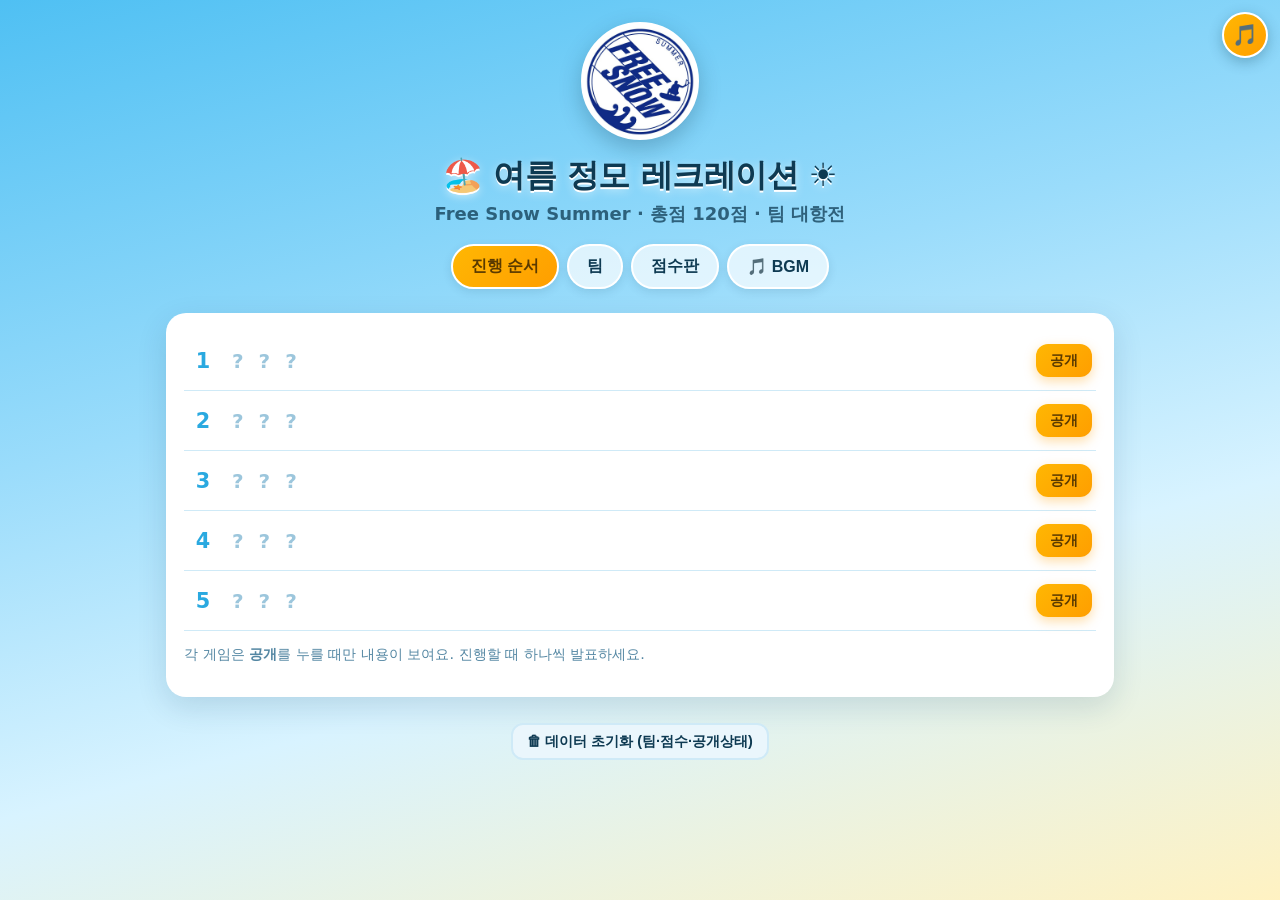
<file: index.html>
<!DOCTYPE html>
<html lang="ko">
<head>
<meta charset="utf-8">
<meta name="viewport" content="width=device-width, initial-scale=1">
<title>여름 정모 레크레이션</title>
<link rel="stylesheet" href="style.css">
</head>
<body>
<header>
  <img class="logo" src="./logo.jpg" alt="프리스노우 로고">
  <h1>🏖️ 여름 정모 레크레이션 ☀️</h1>
  <div class="sub">Free Snow Summer · 총점 120점 · 팀 대항전</div>
</header>
<nav>
  <button data-tab="schedule" class="active">진행 순서</button>
  <button data-tab="teams">팀</button>
  <button data-tab="score">점수판</button>
  <button data-tab="bgm">🎵 BGM</button>
</nav>
<main>
  <section id="schedule" class="active">
    <div class="card">
      <div id="sched"></div>
      <p class="hint">각 게임은 <b>공개</b>를 누를 때만 내용이 보여요. 진행할 때 하나씩 발표하세요.</p>
    </div>
  </section>

  <section id="teams">
    <div class="card">
      <div class="row">
        <div style="width:140px">
          <label>팀 갯수</label>
          <input type="number" id="teamCount" min="2" max="12" value="4">
        </div>
        <button class="btn g" id="buildTeams">칸 만들기</button>
        <button class="btn p" id="saveTeams">저장</button>
      </div>
      <p class="hint" id="teamMeta"></p>
      <div id="teamEdit" style="margin-top:12px"></div>
    </div>
  </section>

  <section id="score">
    <div class="card">
      <div id="noTeams" class="hint">먼저 <b>팀</b> 탭에서 팀을 저장해 주세요.</div>
      <div style="overflow-x:auto">
        <table class="sb"><thead id="sbHead"></thead><tbody id="sbBody"></tbody></table>
      </div>
      <div class="win" id="winner"></div>
      <p class="hint" id="scoreHint"></p>
    </div>
  </section>

  <section id="bgm">
    <div class="card">
      <label>🎬 상황별 유튜브 배경음 (저장됨)</label>
      <div id="ytList"></div>
      <div class="bgm-opts" style="margin-top:8px">
        <button class="btn g sm" id="ytAdd">+ 슬롯 추가</button>
        <label class="btn g sm" style="cursor:pointer; margin:0">📂 내 음악<input type="file" accept="audio/*" id="bgmFile" style="display:none"></label>
      </div>
      <label style="margin-top:12px">볼륨</label>
      <input type="range" id="bgmVol" min="0" max="1" step="0.05" value="0.5">
      <p class="hint">여기서 라벨·링크를 저장하면, <b>어느 화면에서든 오른쪽 위 🎵 버튼</b>으로 골라 틀 수 있어요. (소리는 버튼 누른 뒤부터, 일부 영상은 임베드 차단으로 안 될 수 있어요.)</p>
    </div>
  </section>

  <footer style="text-align:center; padding:10px 0 30px">
    <button class="btn g sm" id="resetAll">🗑 데이터 초기화 (팀·점수·공개상태)</button>
  </footer>
</main>

<script src="data.js"></script>
<script src="bgm.js"></script>
<script src="bgmbar.js"></script>
<script>
/* ---------- state ---------- */
const KEY='fss2026b'; // 게임 구성 변경으로 저장키 갱신(기존 저장값 초기화)
const load=()=>{ try{return JSON.parse(localStorage.getItem(KEY))||{}}catch{return{}} };
const save=s=>localStorage.setItem(KEY,JSON.stringify(s));
let state=load(); // {teams:[{name}], scores:[[..게임수]], cheer:[숫자], revealed:[bool]}
if(!state.revealed) state.revealed=GAMES.map(()=>false);
if(!state.cheer) state.cheer=[];
const CHEER_SCORE=20; // 📣 응원(분위기) 보너스 최대 점수

/* ---------- tabs ---------- */
function activate(id){
  document.querySelectorAll('nav button').forEach(x=>x.classList.toggle('active', x.dataset.tab===id));
  document.querySelectorAll('section').forEach(x=>x.classList.toggle('active', x.id===id));
  document.querySelector('footer').style.display=id==='schedule'?'':'none'; // 초기화는 메인에서만
  window.scrollTo(0,0);
  if(id==='score') renderScore();
}
document.querySelectorAll('nav button').forEach(b=>b.onclick=()=>activate(b.dataset.tab));
document.getElementById('resetAll').onclick=()=>{
  if(confirm('팀·점수·공개 상태를 모두 초기화할까요?')){ ['fss_vis_initials','fss_vis_charades'].forEach(k=>localStorage.removeItem(k)); localStorage.removeItem(KEY); location.reload(); }
};

/* ---------- schedule (reveal one by one -> jump to game) ---------- */
function renderSched(){
  document.getElementById('sched').innerHTML = GAMES.map((g,i)=>{
    const shown=state.revealed[i];
    const body = shown
      ? `<div class="body">${g.emoji} ${g.name}</div>`
      : `<div class="body"><span class="hidden-label">? ? ?</span></div>`;
    const label = !shown ? '공개' : (g.tab ? '게임 열기 ▶' : '숨기기');
    return `<div class="sched-item"><div class="no">${i+1}</div>${body}
      <button class="btn ${shown&&!g.tab?'g':'p'} sm" data-i="${i}">${label}</button></div>`;
  }).join('');
  document.querySelectorAll('#sched button').forEach(btn=>btn.onclick=()=>{
    const i=+btn.dataset.i, g=GAMES[i];
    if(!state.revealed[i]){ state.revealed[i]=true; save(state); renderSched(); } // 1번째: 공개
    else if(g.tab){ location.href = g.tab + '.html'; }                            // 화면 게임: 해당 페이지로 이동
    else { state.revealed[i]=false; save(state); renderSched(); }                 // 오프라인 게임: 다시 숨기기
  });
}

/* ---------- teams (manual input) ---------- */
function buildTeamInputs(count, existing){
  const el=document.getElementById('teamEdit');
  el.innerHTML='';
  for(let i=0;i<count;i++){
    const t=existing&&existing[i];
    const div=document.createElement('div');
    div.className='teamEdit';
    div.innerHTML=`<div class="row"><input class="tname" style="max-width:260px" value="${t?t.name:(i+1)+'팀'}"></div>`;
    el.appendChild(div);
  }
}
function collectTeams(){
  const rows=document.querySelectorAll('#teamEdit .teamEdit');
  return [...rows].map(r=>({ name:r.querySelector('.tname').value.trim()||'팀' }));
}
document.getElementById('buildTeams').onclick=()=>{
  const n=Math.max(2,Math.min(12,+document.getElementById('teamCount').value||2));
  buildTeamInputs(n, state.teams);
};
document.getElementById('saveTeams').onclick=()=>{
  const teams=collectTeams();
  // keep existing scores by index, resize to team count
  const old=state.scores||[];
  state.teams=teams;
  state.scores=teams.map((_,i)=> old[i] ? old[i] : GAMES.map(()=>0));
  const oldC=state.cheer||[]; state.cheer=teams.map((_,i)=> +oldC[i]||0);
  save(state);
  document.getElementById('teamMeta').textContent=`저장됨 · ${teams.length}팀`;
  renderScore();
};

/* ---------- scoreboard ---------- */
function renderScore(){
  const no=document.getElementById('noTeams');
  if(!state.teams||!state.teams.length){ no.style.display='block';
    document.getElementById('sbHead').innerHTML=''; document.getElementById('sbBody').innerHTML='';
    document.getElementById('winner').innerHTML=''; document.getElementById('scoreHint').textContent=''; return; }
  no.style.display='none';
  document.getElementById('sbHead').innerHTML=
    `<tr><th>팀</th>${GAMES.map(g=>`<th>${g.name}<br><span class="hint">${g.score}</span></th>`).join('')}<th>응원<br><span class="hint">${CHEER_SCORE}</span></th><th>합계</th></tr>`;
  const totals=state.teams.map((_,ti)=>state.scores[ti].reduce((a,b)=>a+(+b||0),0)+(+state.cheer[ti]||0));
  // 순위(색상용)만 계산 — 행 순서는 팀 입력 순서 고정
  const ranked=[...totals].map((t,i)=>({t,i})).sort((a,b)=>b.t-a.t);
  const rankOf={}; let prev=null,r=0;
  ranked.forEach((o,idx)=>{ if(o.t!==prev){r=idx+1;prev=o.t;} rankOf[o.i]=o.t>0?r:0; });
  document.getElementById('sbBody').innerHTML=state.teams.map((t,ti)=>
    `<tr class="rank${rankOf[ti]}"><td class="tm">${t.name}</td>${GAMES.map((g,gi)=>{
       const won=(+state.scores[ti][gi]||0)===g.score;
       return `<td><button class="wincell${won?' on':''}" data-t="${ti}" data-g="${gi}" title="${g.name} ${g.score}점">${won?'✓':''}</button></td>`;
     }).join('')}<td><button class="wincell cheer${(+state.cheer[ti]||0)===CHEER_SCORE?' on':''}" data-t="${ti}" title="응원 ${CHEER_SCORE}점">${(+state.cheer[ti]||0)===CHEER_SCORE?'✓':''}</button></td><td class="total">${totals[ti]}</td></tr>`
  ).join('');
  document.querySelectorAll('.sb .wincell:not(.cheer)').forEach(b=>b.onclick=()=>{
    const gi=+b.dataset.g, won=(+state.scores[+b.dataset.t][gi]||0)===GAMES[gi].score;
    state.scores[+b.dataset.t][gi] = won ? 0 : GAMES[gi].score; save(state); renderScore();
  });
  document.querySelectorAll('.sb .wincell.cheer').forEach(b=>b.onclick=()=>{
    const on=(+state.cheer[+b.dataset.t]||0)===CHEER_SCORE;
    state.cheer[+b.dataset.t]= on?0:CHEER_SCORE; save(state); renderScore();
  });
  const max=Math.max(...totals);
  const done=GAMES.every((g,gi)=>state.teams.some((_,ti)=>(+state.scores[ti][gi]||0)>0));
  document.getElementById('winner').innerHTML =
    (done && max>0) ? `🏆 우승: ${state.teams.map((t,i)=>totals[i]===max?t.name:'').filter(Boolean).join(', ')} (${max}점)` : '';
  if(done && max>0){ if(!renderScore._won){ renderScore._won=true; celebrate(); } }
  else renderScore._won=false;
  document.getElementById('scoreHint').textContent='각 칸을 눌러 그 게임 우승 팀을 체크하세요. 다시 누르면 해제.';
}
// 우승 축하 컨페티
function celebrate(){
  const colors=['#ffb703','#ff9e00','#ef476f','#06a86b','#2aa9e0','#0fb5a6','#ffd23f'];
  for(let i=0;i<100;i++){
    const s=document.createElement('div'); s.className='confetti';
    s.style.left=Math.random()*100+'vw';
    s.style.background=colors[i%colors.length];
    s.style.animationDelay=(Math.random()*0.7)+'s';
    s.style.animationDuration=(2.4+Math.random()*1.4)+'s';
    s.style.width=(7+Math.random()*8)+'px';
    document.body.appendChild(s);
    setTimeout(()=>s.remove(), 4200);
  }
}

/* ---------- BGM (편집: 저장/삭제, 재생은 우측 상단 🎵 바에서) ---------- */
document.getElementById('bgmFile').onchange=e=>{
  const f=e.target.files[0]; if(!f) return;
  if(window.bgmbarStop) bgmbarStop();
  BGM.playFile(URL.createObjectURL(f));
};
document.getElementById('bgmVol').oninput=e=>BGM.setVolume(+e.target.value);

/* 상황별 유튜브 배경음 (localStorage 저장) */
const BKEY='fss_bgm';
let bgmList;
try{ bgmList=JSON.parse(localStorage.getItem(BKEY)); }catch(e){}
if(!Array.isArray(bgmList)) bgmList=[
  {label:'대기', url:'https://youtu.be/_Xlxhxp_sa0', chapters:[{"t":0,"label":"Catch Your Summer Vibe"},{"t":193,"label":"Just Wanna Swim"},{"t":343,"label":"Best Part Of July"},{"t":531,"label":"No More Maybe"},{"t":722,"label":"Chasing Your Love"},{"t":901,"label":"All Summer Long"},{"t":1066,"label":"Want You Now"},{"t":1249,"label":"Drive Anywhere"},{"t":1416,"label":"We're Gonna Love Completely"},{"t":1600,"label":"Looks Better Here"},{"t":1769,"label":"The Life You Want"},{"t":1997,"label":"Same Frequency"},{"t":2163,"label":"The Countdown"},{"t":2354,"label":"I'll Bring The Vibe"},{"t":2500,"label":"On My Mind All Day"},{"t":2679,"label":"More Than Somebody"},{"t":2829,"label":"Dreams We Chase"},{"t":3001,"label":"Someone Like You"},{"t":3151,"label":"One On One"},{"t":3294,"label":"Only This Moment"},{"t":3458,"label":"Where I Wanna Be"},{"t":3638,"label":"Mean It Like That"},{"t":3811,"label":"Need You Here With Me"},{"t":3996,"label":"Begin Tomorrow"},{"t":4136,"label":"Forget The Maybes"},{"t":4324,"label":"Go Go Go"},{"t":4464,"label":"Meet Me Right Here"},{"t":4630,"label":"Turn It Up Now"},{"t":4830,"label":"If This Is Real"},{"t":4974,"label":"Better Is Coming"},{"t":5169,"label":"When Summer Hits"},{"t":5321,"label":"Picked A Good Day"},{"t":5491,"label":"Give You What You Want"},{"t":5636,"label":"Vanilla Latte"},{"t":5821,"label":"Can't Slow Down"},{"t":5995,"label":"See The Best Of Me"},{"t":6153,"label":"Come Alive"},{"t":6316,"label":"Feel My Heartbeat"},{"t":6455,"label":"Sunny Sides"},{"t":6630,"label":"Feel The Same"},{"t":6786,"label":"No Half Steps"},{"t":6940,"label":"Keep On Coming Back"},{"t":7104,"label":"Let's Seize Today"},{"t":7269,"label":"Want More"},{"t":7444,"label":"Summer With You"},{"t":7618,"label":"Looks Better From Here"},{"t":7782,"label":"You're Everything I Dream Of"},{"t":7944,"label":"Fresh Fresh"},{"t":8123,"label":"Right Mood"},{"t":8258,"label":"Hold So Close"}]},
  {label:'레제', url:'https://youtu.be/GvvyPj73UEM', chapters:[{"t":0,"label":"Kenshi Yonezu - IRIS OUT"},{"t":144,"label":"Kenshi Yonezu - KICKBACK"},{"t":336,"label":"Kenshi Yonezu, Hikaru Utada - JANE DOE"},{"t":561,"label":"ZUTOMAYO - Time Left"},{"t":788,"label":"Vaundy - CHAINSAW BLOOD"},{"t":987,"label":"Eve - Fight Song"},{"t":1195,"label":"Aimer - Deep Down"},{"t":1414,"label":"Maximum The Hormone - hawatari nioku centi"},{"t":1504,"label":"TK from Ling tosite sigure - first death"}]},
  {label:'더 지니어스', url:'https://youtu.be/l7RTrlaE0VE', chapters:[{"t":0,"label":"IDIOTAPE – Melodie · 오프닝곡/콩픈패스"},{"t":300,"label":"IDIOTAPE - Sunset Strip · 게임의 법칙 메인매치 3줄 요약"},{"t":574,"label":"Skrillex – Bangarang · 암전게임 \"이 불멸의 징표는 가짜입니다\""},{"t":789,"label":"Skrillex & Doors - Breakn' a Sweat · 게임의 법칙 2회전~준결승 룰 설명"},{"t":1093,"label":"Moby - Extreme Ways · 그랜드파이널 1화 홍진호 입장"},{"t":1391,"label":"IDIOTAPE – Pluto · 게임의 법칙 사기경마"},{"t":1682,"label":"IDIOTAPE - Toad Song · 룰브레이커 메인매치 룰 설명"},{"t":2011,"label":"SKRILLEX - RUFFNECK (FLEX) · 룰브레이커 5회전 데스매치 전략 윷놀이"},{"t":2295,"label":"Muse – Supremacy · 룰브레이커 2회전~준결승 룰 설명"},{"t":2594,"label":"Youngboy Never Broke - Can't Be Saved · \"3시간 전\""},{"t":2784,"label":"장영규 - 앤드류 II · 유정현 테마곡"},{"t":2820,"label":"Fall Out Boy – Centuries · 장동민 테마곡"},{"t":3046,"label":"John Powell - Assassin's Tango · 이상민 테마곡"},{"t":3290,"label":"전창엽 - Stars Comic Tension · 김경훈 테마곡"},{"t":3422,"label":"Astor Piazzolla - Michelangelo 70 · 이준석 \"누가 동의를 해주겠어요?\""},{"t":3596,"label":"조영욱 - The last waltz · 이두희 \"신분증아 어디 있니...\""},{"t":3806,"label":"IDIOTAPE – 080509 · 홍진호 \"나는 홍진호와 손을 맞댔다\""},{"t":4210,"label":"Prodigy - Voodoo People (Pendulum Mix) · 이상민의 신의판결, 이상민 우승"},{"t":4596,"label":"Mr.confuse - Hurricane Jane (Daytoner Remix) · 메인매치 빠르게 진행될 때"},{"t":4812,"label":"Cliff Martinez - Finish Your Breakfast · 거래/대화 상황"},{"t":4922,"label":"Alexandre Desplat - Mr. Moustafa · 아기자기할 때 (주로 신아영 브금)"},{"t":5106,"label":"IDIOTAPE - Cats in my Head · 블랙가넷 1회전 과일가게 룰 설명"},{"t":5421,"label":"Brian Tyler - Mustang Nismo · 참외 판매가 공개 & 김경훈 배신 탄로"},{"t":5564,"label":"Felix Cartal & Autoerotique - Heat · 오현민 \"제가 시민팀 리더에요!\" / 가넷도둑 8라운드 시작"},{"t":5814,"label":"Daniel Licht & Jon Licht - Die this way · 김경훈 \"그냥 응원하지 마세요!\""},{"t":6051,"label":"Alexandre Desplat - Night Train To Nebelsbad · 강용석 1등 만들기 작전"},{"t":6158,"label":"Tsukemen - ルパン三世のテーマ · 최연승 \"강철의 멘탈술사\", 강용석 \"뭐가!\""},{"t":6410,"label":"Paul haslinger - Endemic Speed · 장동민 \"무게가 달라!\""},{"t":6522,"label":"조영욱 - Giorni Dell'ira · 오현민의 정보를 주고 타이밍을 얻다"},{"t":6687,"label":"Alexander Desplat - Last Shot · 이종범 \"열두 개 외우는 건 일도 아니에요\"(문철마삼)"},{"t":6792,"label":"전세진 - Rhythm Nation · 장동민의 사칙연산 (장사칙)"},{"t":7134,"label":"Titanfall OST - First to fall · 장동민 \"끝날 때까지 끝난 게 아니지 않나?\""},{"t":7366,"label":"Hans Zimmer – Blackbeard (Remixed) · 김유현 \"윷윷개모모모!\""},{"t":7673,"label":"IDIOTAPE – Bullock · 오현민의 11인 공동우승 전략"},{"t":7893,"label":"Afternoons in stereo - Virgo nocturna · 이준석 \"나는 너무 꼴보기 싫어 다수연합이!\""},{"t":7988,"label":"Mr. Confuse - Lay It Down (Jettricks Remix) · 그랜드파이널 붕대맨 가넷 개수 발표"},{"t":8190,"label":"Hwang Sang Jun - Confidential Assignment · 오늘의메뉴 김경훈 상자 옮기는 장면"},{"t":8398,"label":"Alesso – Profondo · 이준석 \"됐다! 연승이형!\""},{"t":8730,"label":"Downlink & Axonic - Militant ft. Terravita · 김유현 \"여기에 99 써주세요!\""},{"t":8920,"label":"Marco Beltrami - Fish in a Barrel · 장동민 \"어때? 정문아!\""},{"t":9095,"label":"GRiZ - Turnin' (Feat. Orlando Napier) · 그랜드파이널 5회전 탈락자 김유현"},{"t":9299,"label":"Hitchhiker - 11 (ELEVEN) · 공동우승 후 \"5시간 전\" 김경훈 스파이짓"},{"t":9532,"label":"Quincy jones – ironside · 홍딜러 \"김경훈 씨, 카드를 오픈해서 주십시오!\""},{"t":9761,"label":"Junkie XL – Decalomania · 오현민 \"주세요!!\" (-30 낙찰)"},{"t":9922,"label":"Er Mohicano - Bad Boy · 홍진호 \"나와꾸나~!!!!\" (-35 경매숫자 공개)"},{"t":10759,"label":"Spag Heddy - Gimme A Break · 김경훈 \"빨강 혹은 파란색 카드가 필요합니다!\""},{"t":10987,"label":"The Prodigy - Rebel Radio · 양면포커 홍진호·김경훈 무승부"},{"t":11294,"label":"Eminem - Kings Never Die · 장동민 vs 오현민, 노력한 장동민을 이길 수 없었다"},{"t":11590,"label":"Oasis - Don't Look Back In Anger · 장동민 우승 후 엔딩곡"}]},
  {label:'웅장한 브금', url:'https://youtu.be/ceYtWuWIOoE', chapters:[{"t":0,"label":"Wield Your Might"},{"t":114,"label":"Champions Never Die"},{"t":223,"label":"Enmity"},{"t":386,"label":"Journey To Triumph"},{"t":537,"label":"Battleborn"},{"t":659,"label":"Bloodshed"},{"t":833,"label":"Ascent of Darkness"},{"t":956,"label":"Might and Glory"},{"t":1095,"label":"Sword of Justice"},{"t":1229,"label":"Once a Hero"},{"t":1372,"label":"Conquer The World"},{"t":1501,"label":"Live Another Day"},{"t":1663,"label":"Distention"}]},
  {label:'점수 공개', url:'https://youtu.be/KHdtQsQZP0w'},
  {label:'게임 BGM', url:'https://youtu.be/KEWvo0uGy-o', chapters:[{"t":0,"label":"오프닝"},{"t":59,"label":"오프닝"},{"t":254,"label":"게임 2 끝나고 응원팀 선정할때 틀기"},{"t":328,"label":"개인전"},{"t":395,"label":"단체전1"},{"t":415,"label":"마무리"},{"t":488,"label":"럭키드로우"},{"t":520,"label":"일심동체"},{"t":790,"label":"단체전2"},{"t":791,"label":"게임 기타"},{"t":850,"label":"단체 OX"},{"t":1285,"label":"게임 4 몸으로 말해요"},{"t":1604,"label":"퀴즈"},{"t":1614,"label":"꼬깔꼬갈 1게임 라운드 3"},{"t":1698,"label":"마무리 멘트"},{"t":1804,"label":"이심전심"},{"t":2075,"label":"끝~~~"},{"t":2919,"label":"스피드퀴즈"},{"t":2925,"label":"한명씩 무대로"}]},
];
const saveBgm=()=>localStorage.setItem(BKEY, JSON.stringify(bgmList));
if(!localStorage.getItem(BKEY)){ saveBgm(); if(window.bgmbarRefresh) bgmbarRefresh(); } // default 목록을 저장해 플로팅 바에도 노출
const mmss=s=>{ s=Math.floor(s); const h=Math.floor(s/3600), m=Math.floor(s%3600/60), ss=s%60; return (h?h+':'+String(m).padStart(2,'0'):m)+':'+String(ss).padStart(2,'0'); };
const normCh=arr=>(arr||[]).map(c=> typeof c==='number'?{t:c,label:''}:{t:+c.t||0,label:c.label||''}).sort((a,b)=>a.t-b.t);
const chStr=arr=>normCh(arr).map(c=> mmss(c.t)+(c.label?' '+c.label:'')).join('\n');
const parseT1=x=>{ x=x.trim(); if(x.includes(':')){ const p=x.split(':').map(Number); return p.length===3?(p[0]*3600+p[1]*60+p[2]):(p[0]*60+(p[1]||0)); } const n=Number(x); return isNaN(n)?null:n; };
const parseChapters=str=>String(str||'').split(/\n/).map(l=>l.trim()).filter(Boolean).map(l=>{
  const m=l.match(/^(\d+(?::\d{1,2}){0,2})\s*(.*)$/); if(!m) return null;
  const t=parseT1(m[1]); return t==null?null:{t, label:(m[2]||'').trim()};
}).filter(Boolean).sort((a,b)=>a.t-b.t);
const esc=s=>String(s).replace(/"/g,'&quot;');
function renderBgmList(){
  const el=document.getElementById('ytList'); el.innerHTML='';
  bgmList.forEach((it,idx)=>{
    const row=document.createElement('div'); row.className='row'; row.style.marginBottom='8px';
    row.innerHTML=`<input class="lbl" value="${esc(it.label)}" style="max-width:130px">
      <input class="url" placeholder="유튜브 링크" value="${esc(it.url)}" style="flex:1; min-width:150px">
      <button class="btn p sm play">▶</button>
      <button class="btn g sm del">🗑</button>
      <button class="btn g sm open">↗ 이동</button>
      <button class="btn g sm chtoggle">🎬 구간</button>
      <div class="chbox" style="flex-basis:100%; display:none">
        <div class="chtable"></div>
        <textarea class="ch" rows="4" placeholder="한 줄에 하나 — 예: 0:00 오프닝곡">${esc(chStr(it.chapters))}</textarea>
      </div>`;
    row.querySelector('.lbl').onchange=e=>{ bgmList[idx].label=e.target.value; saveBgm(); if(window.bgmbarRefresh) bgmbarRefresh(); };
    row.querySelector('.url').onchange=e=>{ bgmList[idx].url=e.target.value; saveBgm(); if(window.bgmbarRefresh) bgmbarRefresh(); };
    row.querySelector('.open').onclick=()=>{ const u=row.querySelector('.url').value.trim(); if(u) window.open(u,'_blank'); };
    const chbox=row.querySelector('.chbox'), chTable=row.querySelector('.chtable'), chInp=row.querySelector('.ch');
    const drawChTable=()=>{
      const ch=normCh(bgmList[idx].chapters);
      chTable.innerHTML = ch.length ? ch.map(c=>`<button class="chap-row" data-t="${c.t}"><b>${mmss(c.t)}</b> ${c.label||''}</button>`).join('')
        : '<div class="hint" style="padding:6px">구간이 없어요. 아래 칸에 입력하세요.</div>';
      chTable.querySelectorAll('.chap-row').forEach(b=>b.onclick=()=>{ const u=row.querySelector('.url').value.trim(); if(u&&window.bgmbarPlay) bgmbarPlay(u,+b.dataset.t); });
    };
    row.querySelector('.chtoggle').onclick=()=>{ chbox.style.display = chbox.style.display==='none' ? '' : 'none'; if(chbox.style.display!=='none') drawChTable(); };
    chInp.onchange=e=>{ bgmList[idx].chapters=parseChapters(e.target.value); saveBgm(); drawChTable(); if(window.bgmbarRefresh) bgmbarRefresh(); };
    row.querySelector('.play').onclick=()=>{
      const url=row.querySelector('.url').value;
      const id=BGM.ytId(url);
      if(!id){ alert('유효한 유튜브 링크가 아니에요.'); return; }
      bgmList[idx].url=url; saveBgm();
      if(window.bgmbarPlay){ bgmbarPlay(url); } // 우측 상단 바로 재생
    };
    row.querySelector('.del').onclick=()=>{ bgmList.splice(idx,1); saveBgm(); renderBgmList(); if(window.bgmbarRefresh) bgmbarRefresh(); };
    el.appendChild(row);
  });
}
document.getElementById('ytAdd').onclick=()=>{ bgmList.push({label:'새 배경음', url:''}); saveBgm(); renderBgmList(); if(window.bgmbarRefresh) bgmbarRefresh(); };
renderBgmList();

/* ---------- init ---------- */
renderSched();
if(state.teams&&state.teams.length){ buildTeamInputs(state.teams.length, state.teams);
  document.getElementById('teamCount').value=state.teams.length; }
else buildTeamInputs(4);
renderScore();
</script>
</body>
</html>
</file>
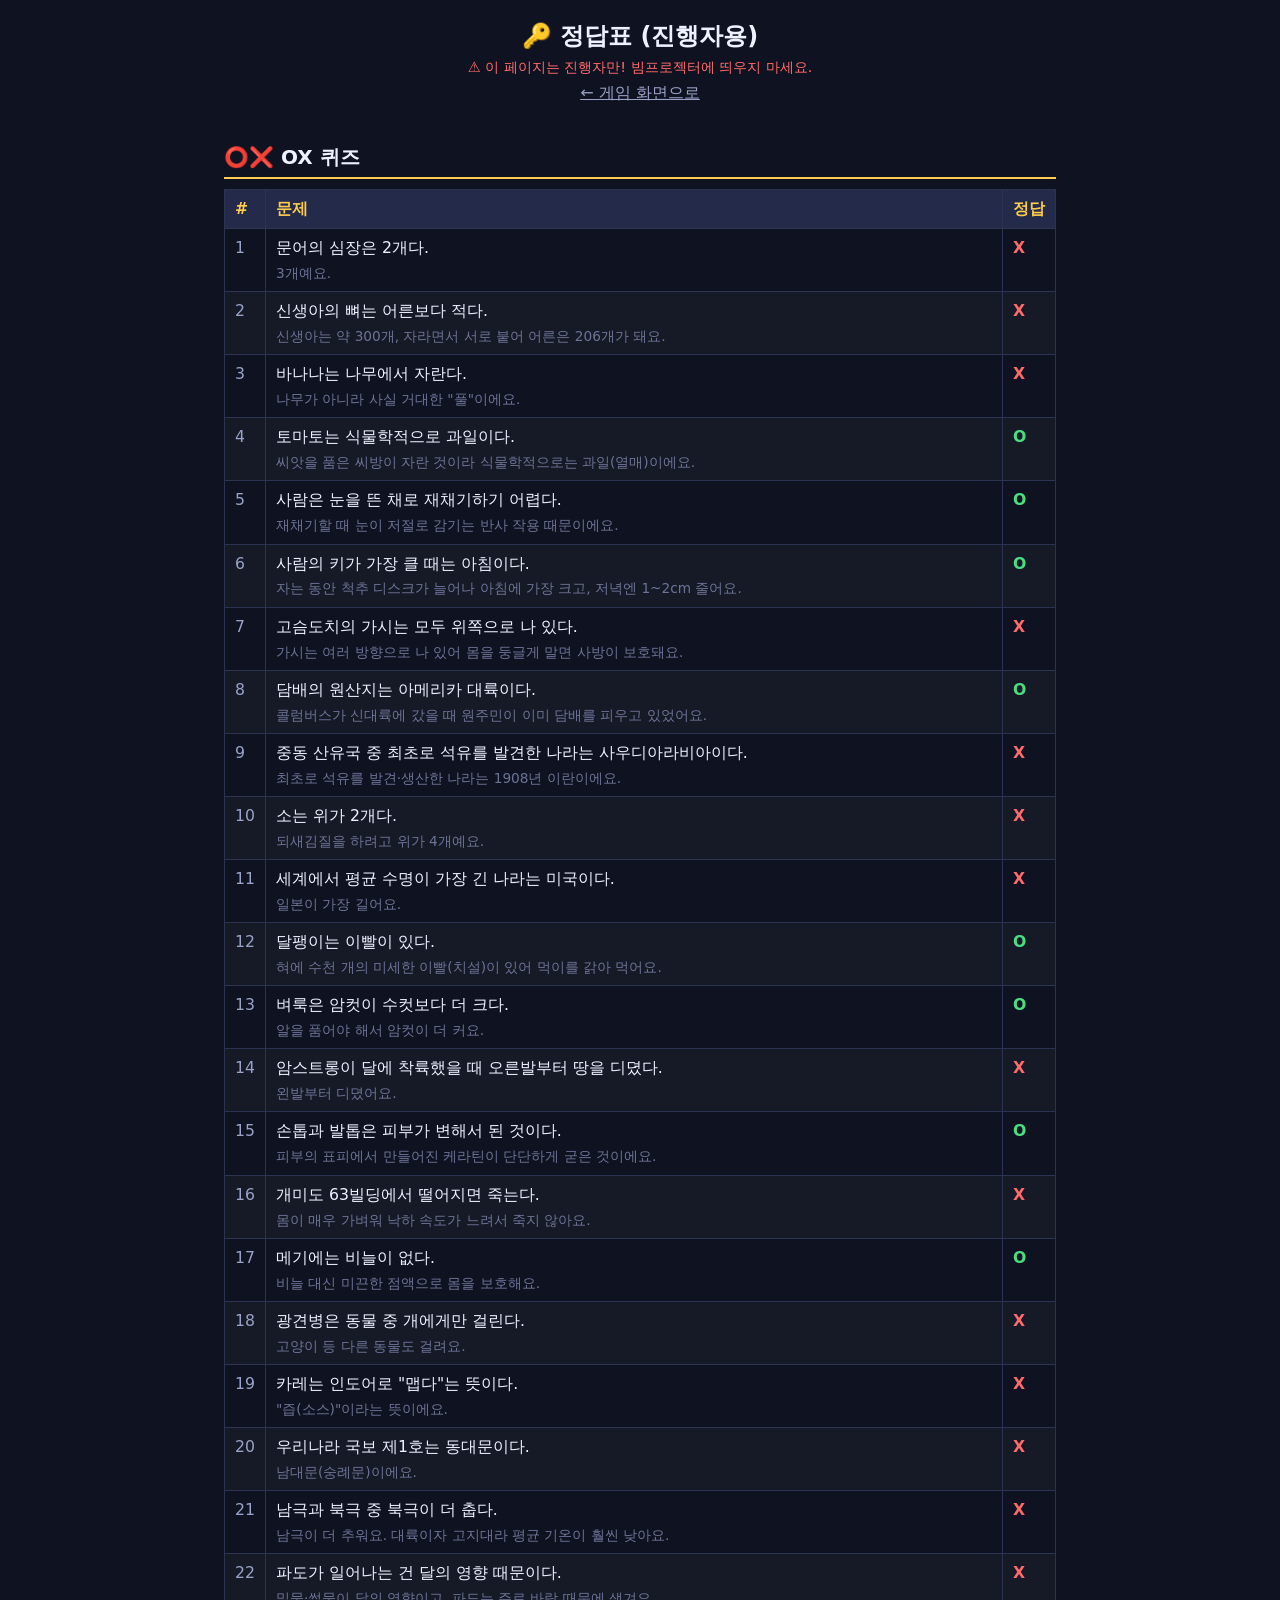
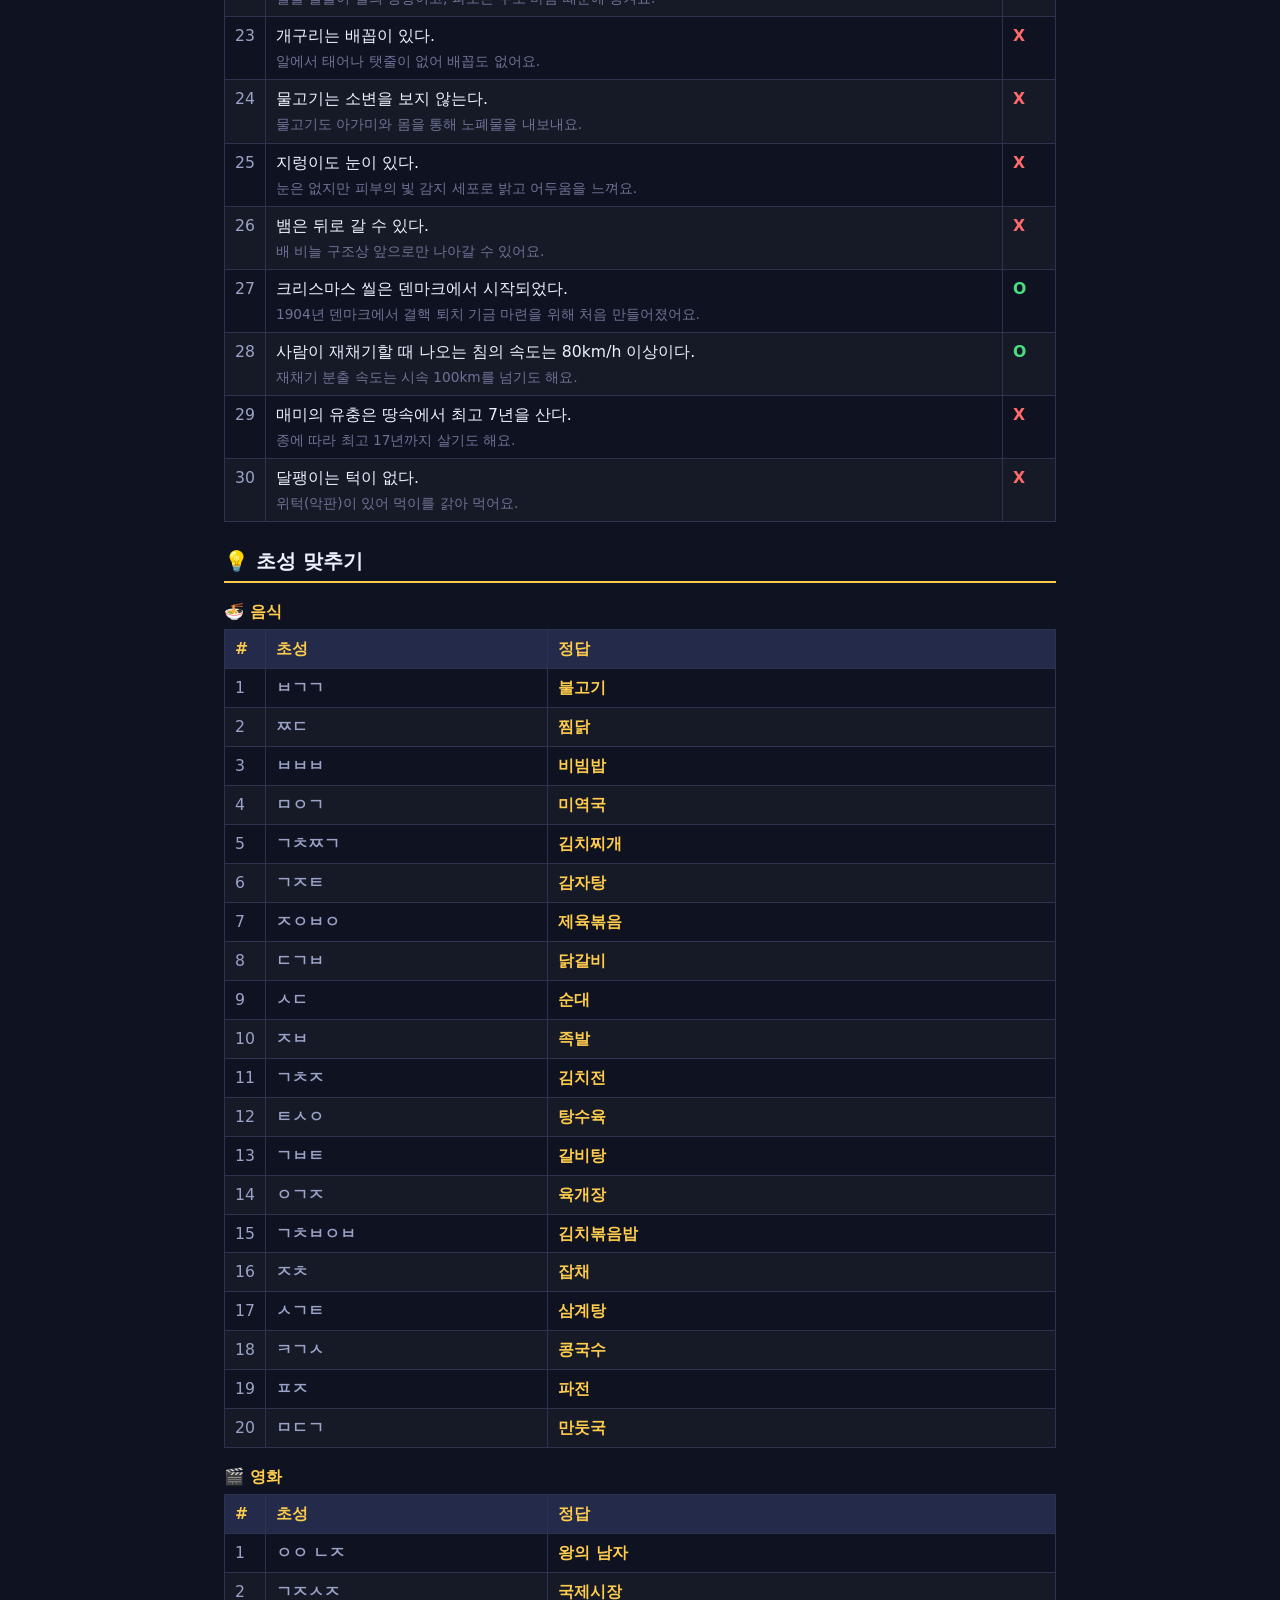
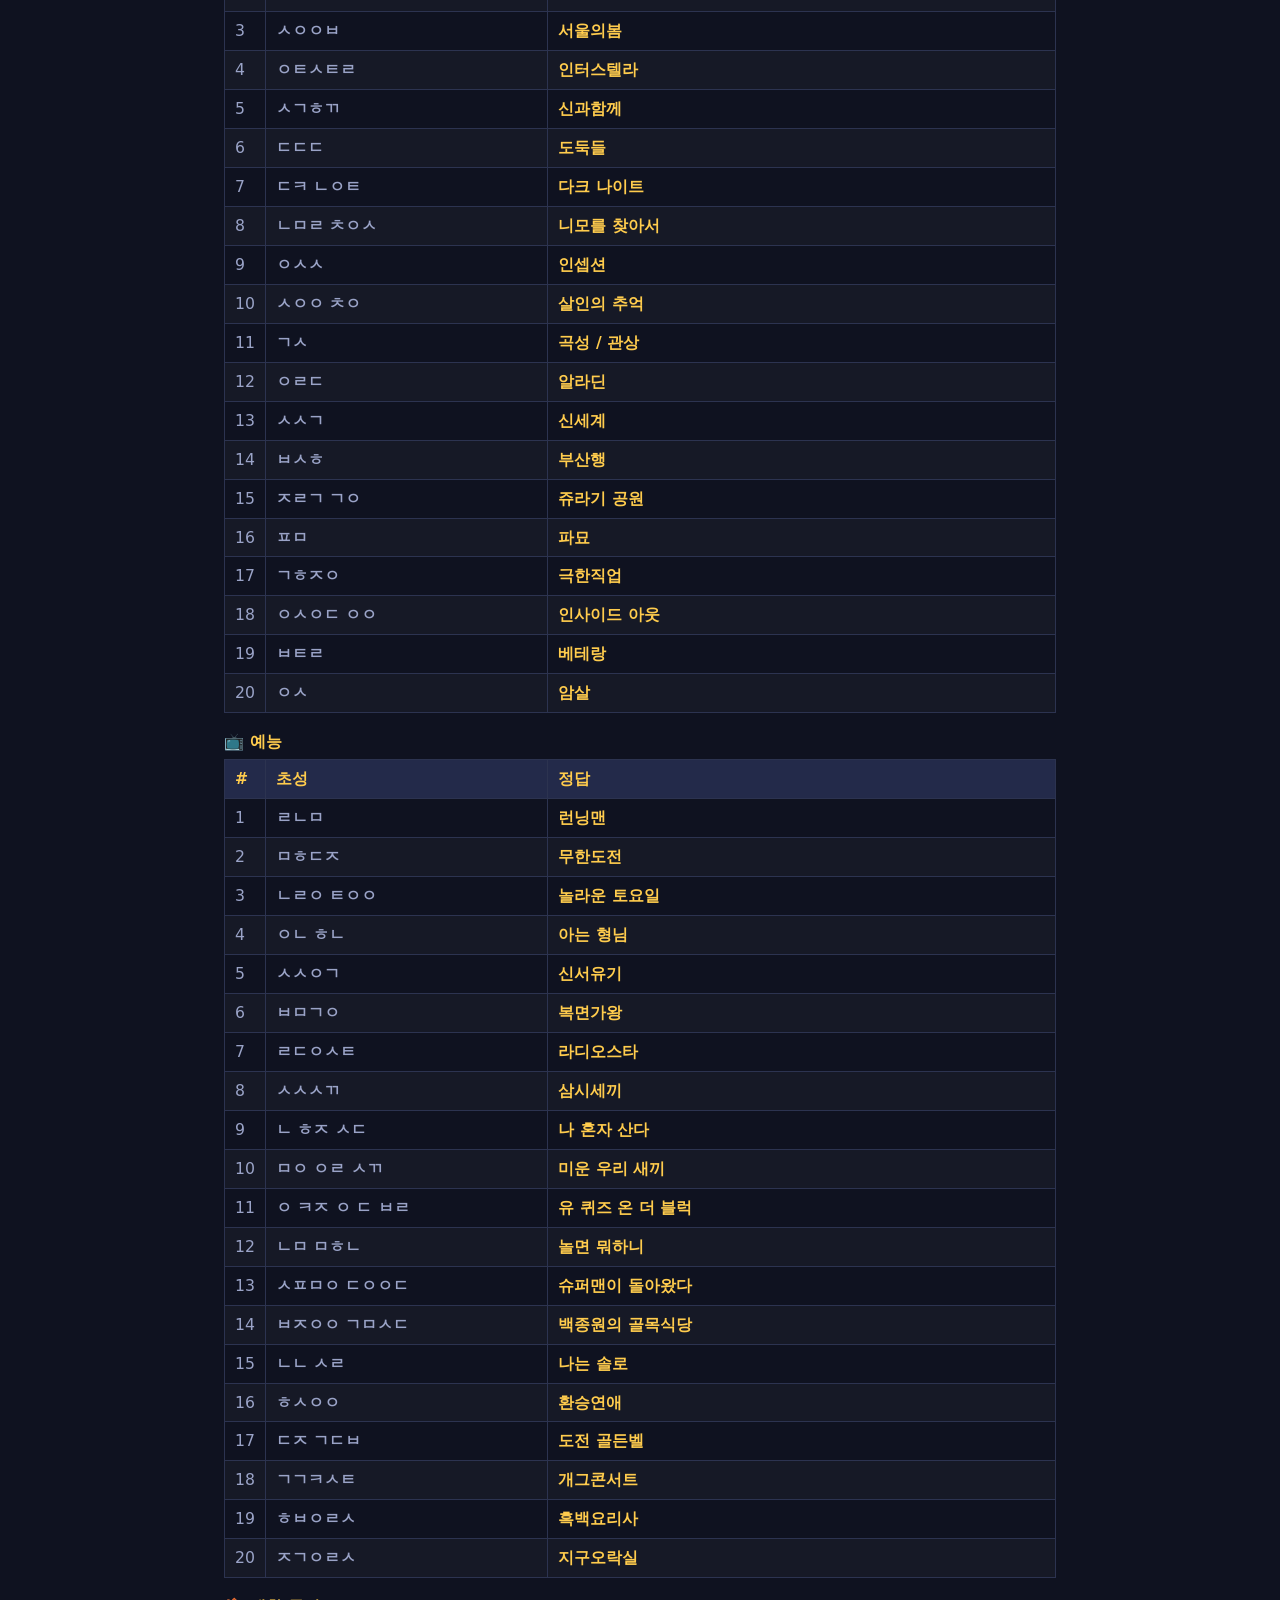
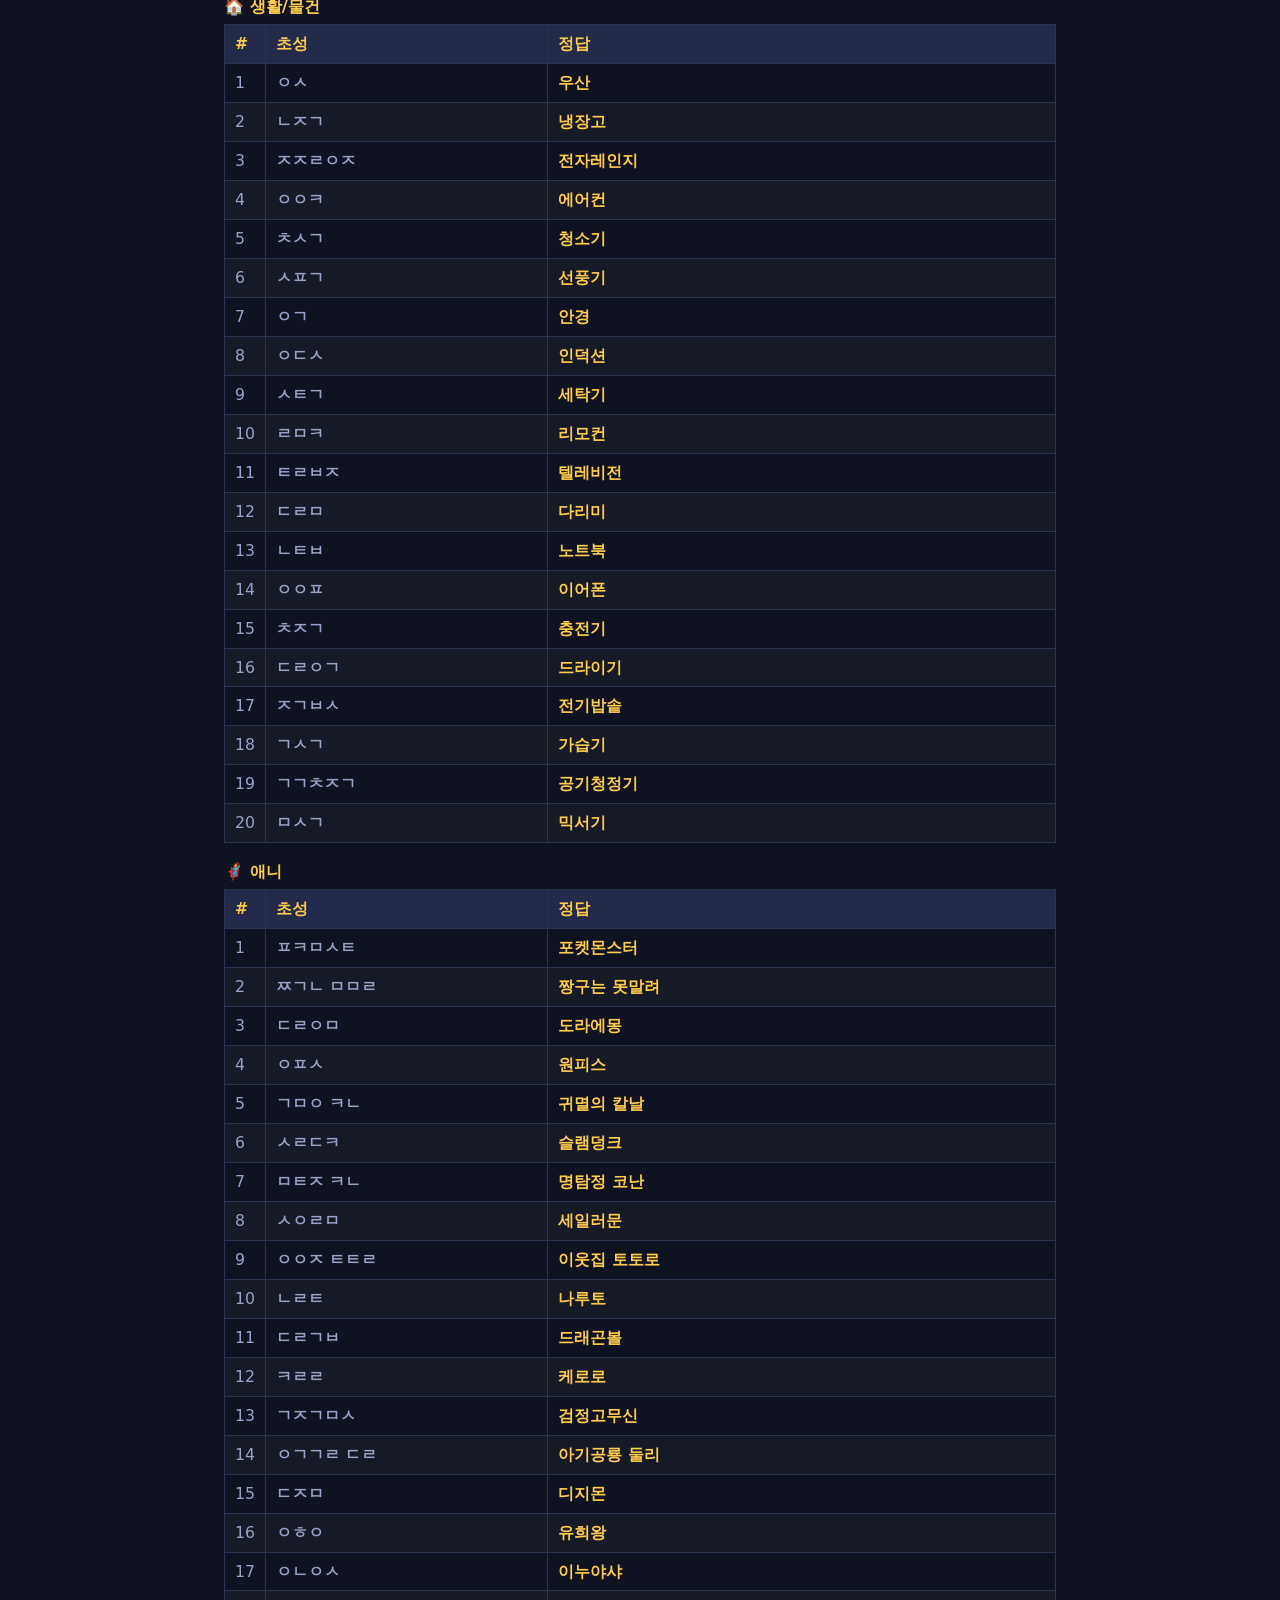
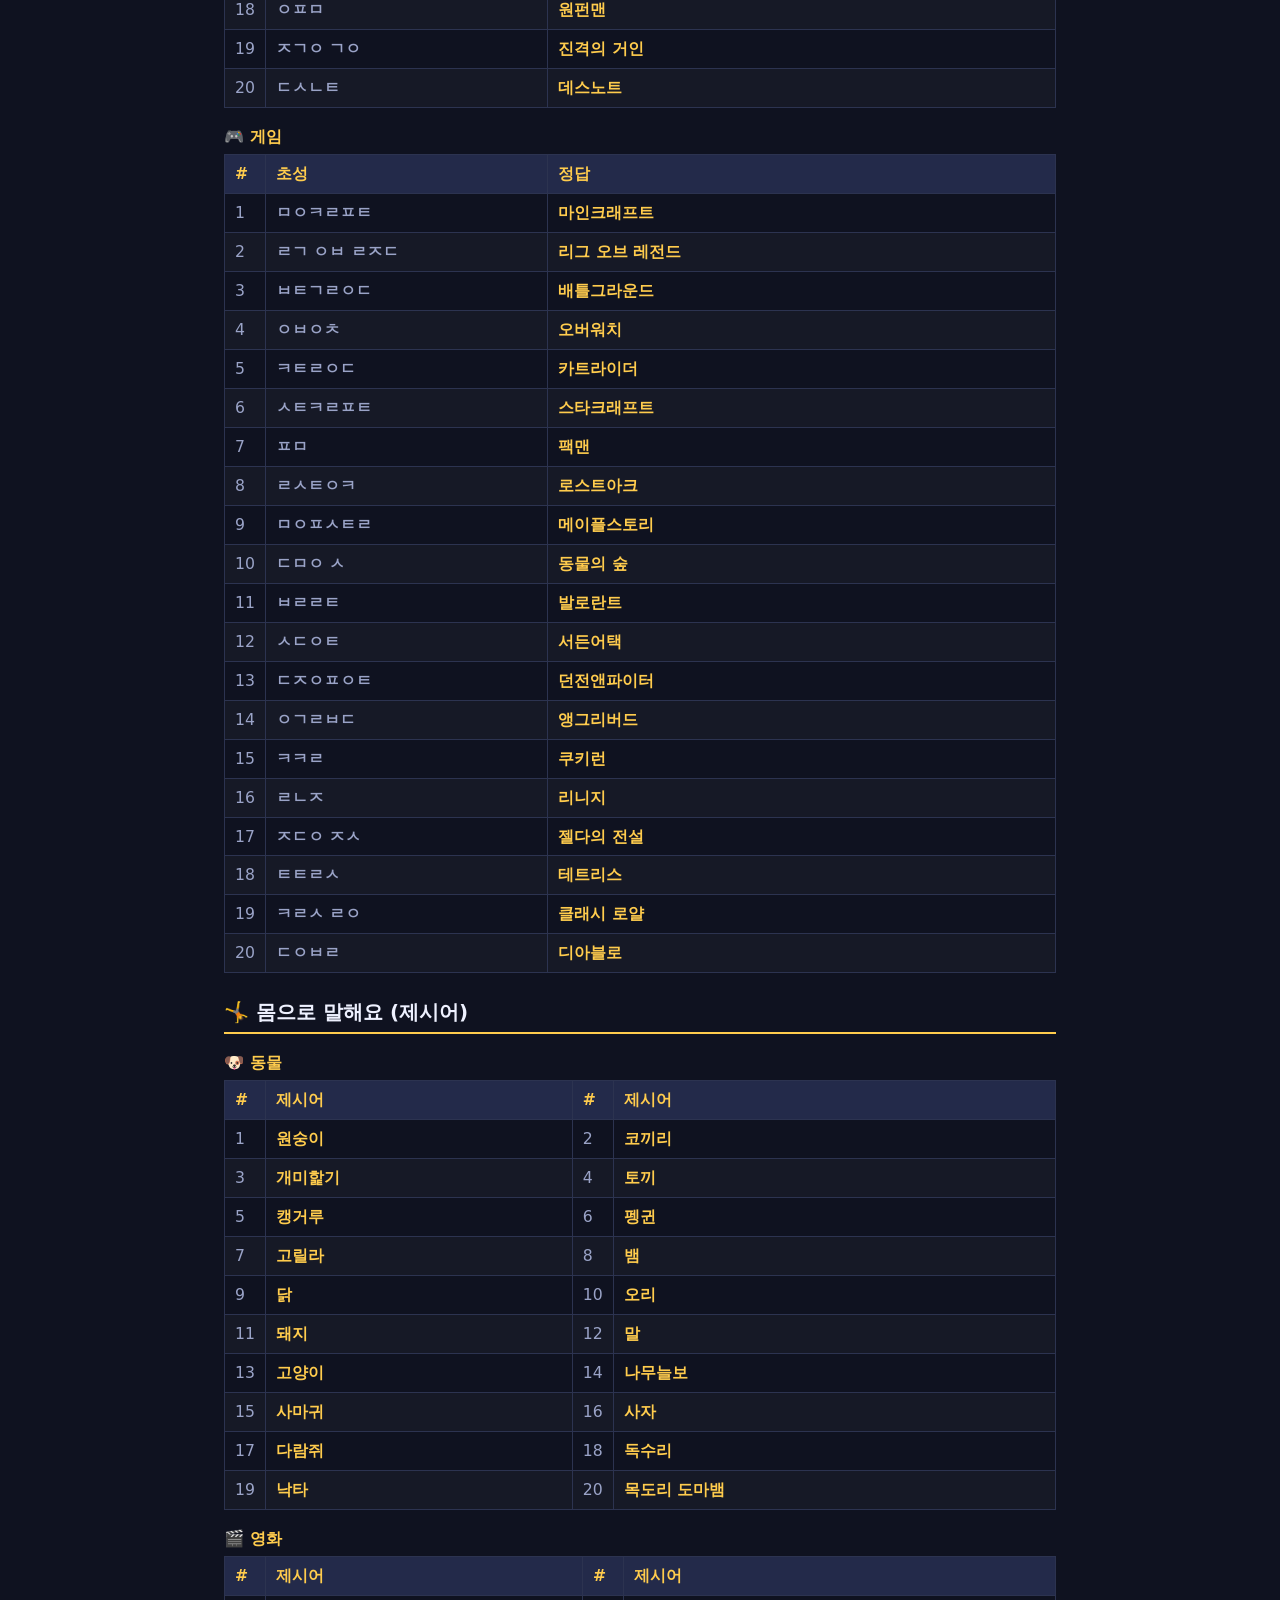
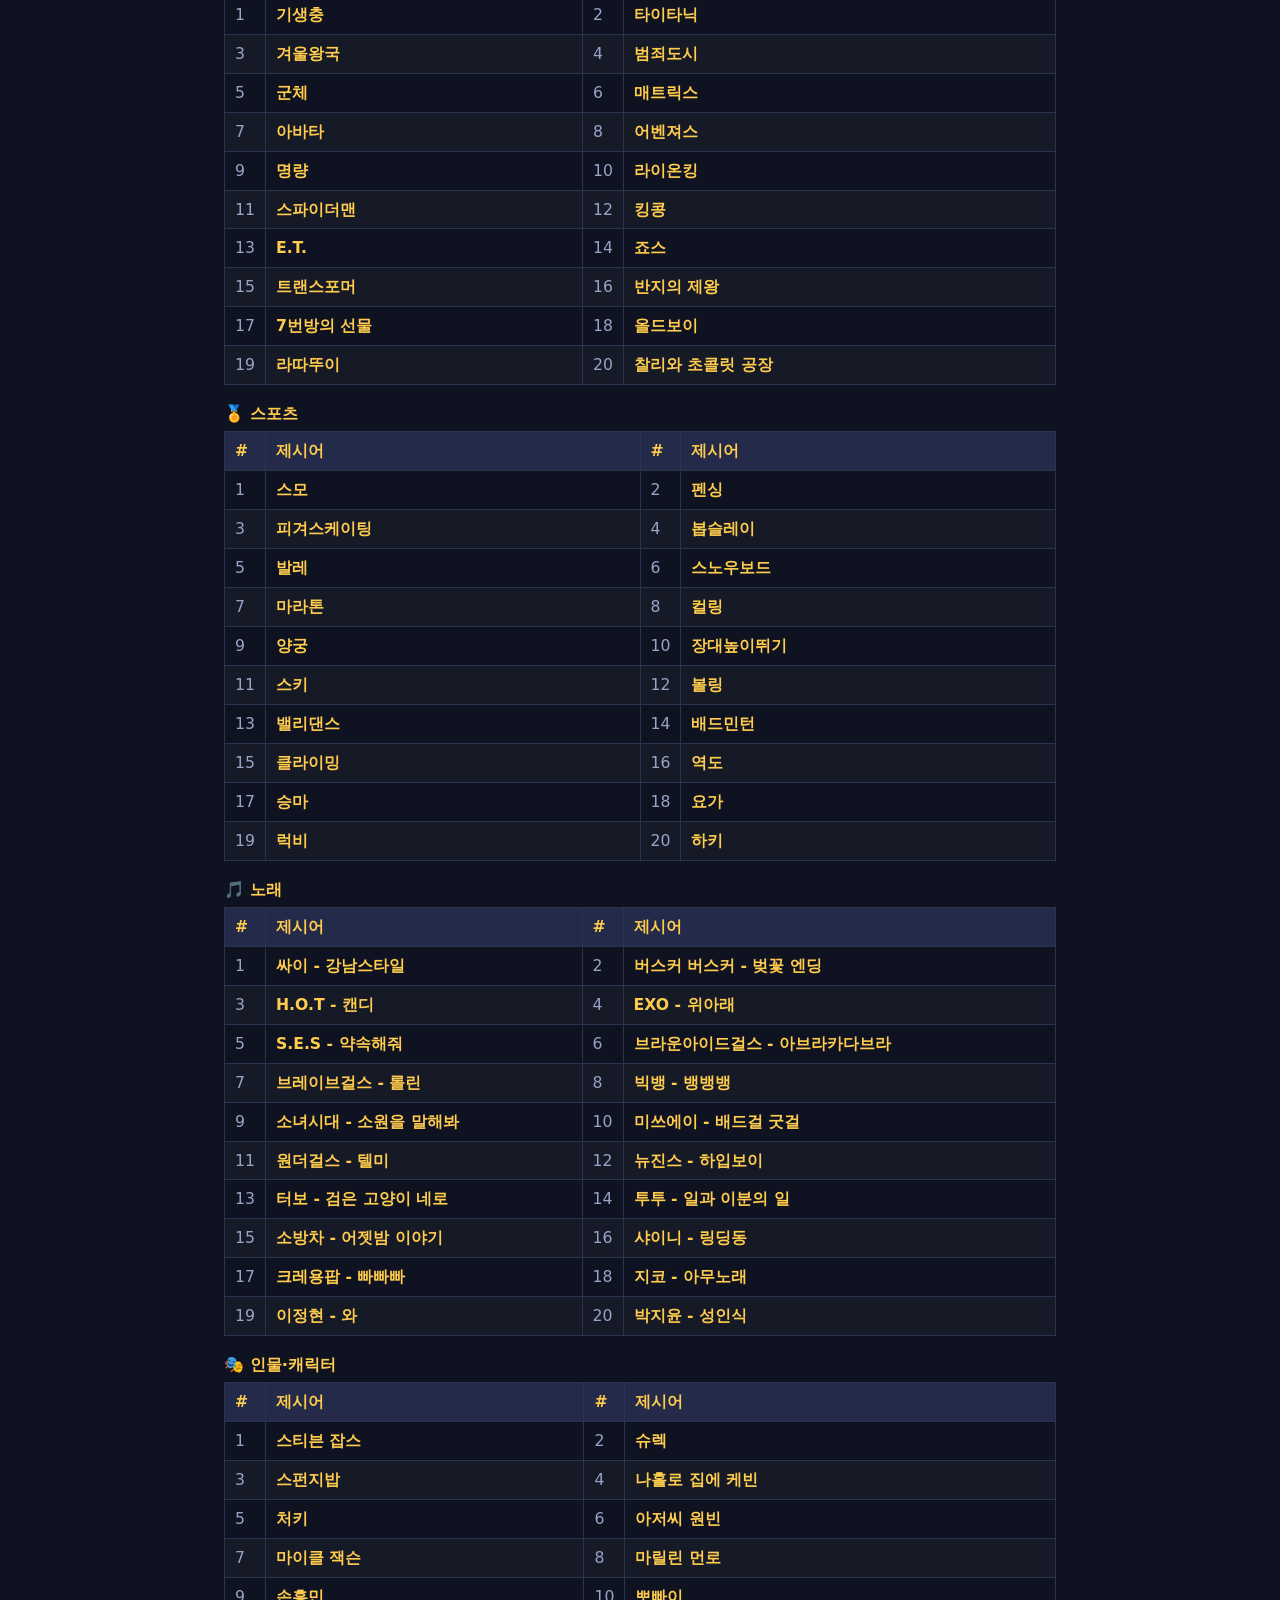
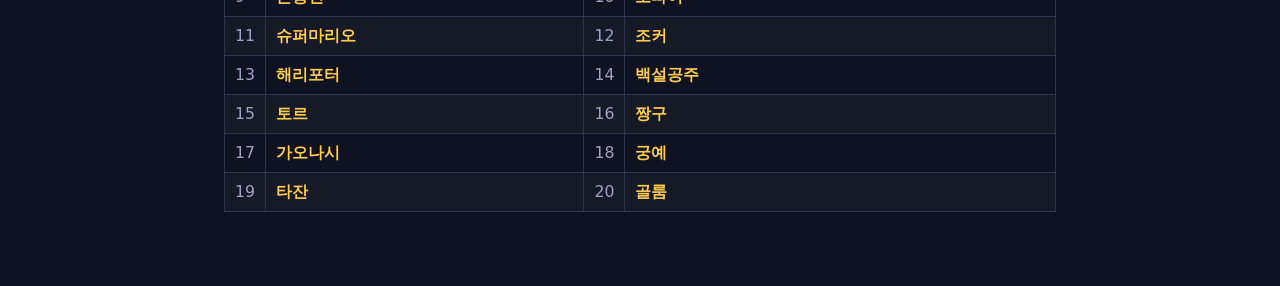
<file: answers.html>
<!DOCTYPE html>
<html lang="ko">
<head>
<meta charset="utf-8">
<meta name="viewport" content="width=device-width, initial-scale=1">
<title>정답표 (진행자용)</title>
<style>
  :root { --bg:#0f1220; --card:#1a1f36; --line:#2c3350; --fg:#eef1ff; --mut:#9aa3c7; --accent:#ffcc4d; --ok:#4ade80; --hot:#ff6b6b; }
  * { box-sizing:border-box; }
  body { margin:0; font-family:system-ui,-apple-system,"Apple SD Gothic Neo",sans-serif; background:var(--bg); color:var(--fg); font-size:16px; }
  header { text-align:center; padding:20px 12px 6px; }
  h1 { margin:0; font-size:1.5rem; }
  .warn { color:var(--hot); font-size:.9rem; margin-top:6px; }
  main { max-width:860px; margin:0 auto; padding:8px 14px 60px; }
  h2 { font-size:1.25rem; margin:26px 0 10px; padding-bottom:6px; border-bottom:2px solid var(--accent); }
  h3 { font-size:1.02rem; color:var(--accent); margin:18px 0 6px; }
  .scroll { overflow-x:auto; }
  table.tbl { width:100%; border-collapse:collapse; margin:4px 0 14px; font-size:.98rem; }
  table.tbl th, table.tbl td { border:1px solid var(--line); padding:8px 10px; text-align:left; vertical-align:top; line-height:1.4; }
  table.tbl th { background:#232a4a; color:var(--accent); font-weight:800; white-space:nowrap; }
  table.tbl tr:nth-child(even) td { background:rgba(255,255,255,.028); }
  td.num { color:var(--mut); text-align:center; width:2.4rem; white-space:nowrap; }
  td.cho { color:var(--mut); font-weight:800; white-space:nowrap; width:34%; }
  td.ans { color:var(--accent); font-weight:800; }
  td.ox { text-align:center; font-weight:900; width:3rem; }
  td.ox.o { color:var(--ok); } td.ox.x { color:var(--hot); }
  td.note { color:var(--mut); font-size:.9rem; }
  .oxnote { color:#6d7396; font-size:calc(.98rem - 2px); margin-top:5px; }
  a.home { color:var(--mut); }
</style>
</head>
<body>
<header>
  <h1>🔑 정답표 (진행자용)</h1>
  <div class="warn">⚠️ 이 페이지는 진행자만! 빔프로젝터에 띄우지 마세요.</div>
  <div style="margin-top:6px"><a class="home" href="./index.html">← 게임 화면으로</a></div>
</header>
<main id="app"></main>

<script src="data.js"></script>
<script>
const app=document.getElementById('app');
const esc=s=>String(s).replace(/[&<>]/g,c=>({'&':'&amp;','<':'&lt;','>':'&gt;'}[c]));
let html='';

// OX
html+='<h2>⭕❌ OX 퀴즈</h2><table class="tbl">'
    + '<thead><tr><th class="num">#</th><th>문제</th><th>정답</th></tr></thead><tbody>';
OX.forEach((o,i)=>{
  html+=`<tr><td class="num">${i+1}</td>`
      + `<td>${esc(o.q)}${o.e?`<div class="oxnote">${esc(o.e)}</div>`:''}</td>`
      + `<td class="ox ${o.a?'o':'x'}">${o.a?'O':'X'}</td></tr>`;
});
html+='</tbody></table>';

// 초성 맞추기
html+='<h2>💡 초성 맞추기</h2>';
for(const [cat,list] of Object.entries(INITIALS)){
  html+=`<h3>${cat}</h3><table class="tbl"><thead><tr><th class="num">#</th><th>초성</th><th>정답</th></tr></thead><tbody>`;
  list.forEach(([q,a],i)=>{ html+=`<tr><td class="num">${i+1}</td><td class="cho">${esc(q)}</td><td class="ans">${esc(a)}</td></tr>`; });
  html+='</tbody></table>';
}

// 몸으로 말해요 (제시어)
html+='<h2>🤸 몸으로 말해요 (제시어)</h2>';
for(const [cat,list] of Object.entries(CHARADES)){
  html+=`<h3>${cat}</h3><table class="tbl"><thead><tr><th class="num">#</th><th>제시어</th><th class="num">#</th><th>제시어</th></tr></thead><tbody>`;
  for(let i=0;i<list.length;i+=2){
    const b=list[i+1];
    html+=`<tr><td class="num">${i+1}</td><td class="ans">${esc(list[i])}</td>`
        + (b!==undefined ? `<td class="num">${i+2}</td><td class="ans">${esc(b)}</td>` : '<td></td><td></td>')
        + '</tr>';
  }
  html+='</tbody></table>';
}

app.innerHTML=html;
</script>
</body>
</html>
</file>
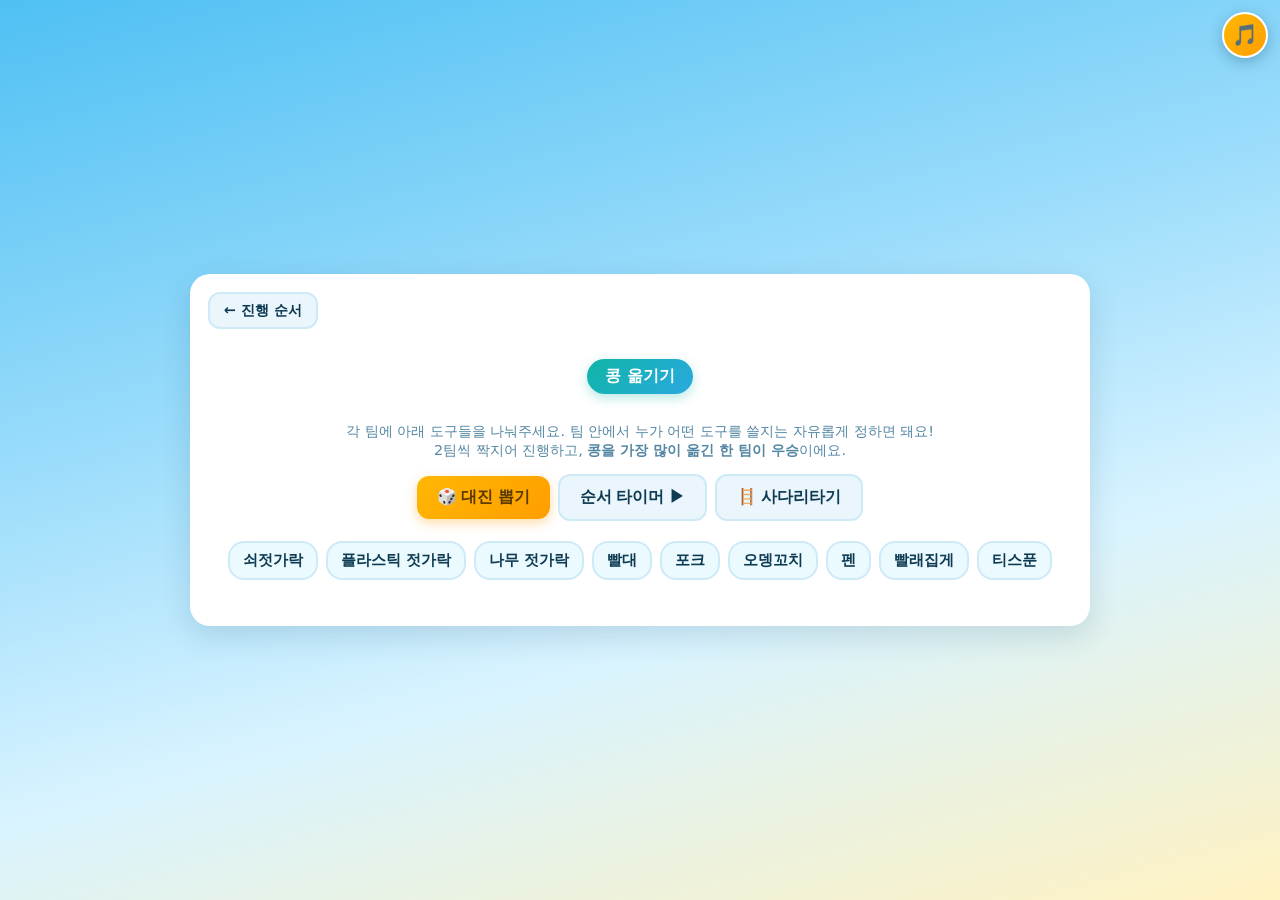
<file: beans.html>
<!DOCTYPE html>
<html lang="ko">
<head>
<meta charset="utf-8">
<meta name="viewport" content="width=device-width, initial-scale=1">
<title>콩 옮기기</title>
<link rel="stylesheet" href="style.css">
<style>
  .matchbox{ display:flex; flex-direction:column; gap:12px; margin-top:18px; }
  .matchcard{ display:flex; align-items:center; justify-content:center; gap:14px; background:#f7fdff; border:2px solid var(--line); border-radius:16px; padding:16px 14px; box-shadow:0 3px 10px rgba(14,58,82,.08); animation:pop .25s ease; }
  .matchcard .mno{ background:linear-gradient(135deg,var(--teal),var(--sky)); color:#fff; border-radius:12px; padding:5px 11px; font-size:.85rem; font-weight:900; white-space:nowrap; }
  .matchcard .mteam{ font-size:1.3rem; font-weight:900; }
  .matchcard .vs{ color:var(--hot); font-weight:900; font-size:1.05rem; }
  .matchcard .bye{ color:var(--mut); font-size:1rem; font-weight:800; }
  @keyframes pop{ from{ transform:scale(.85); opacity:0; } to{ transform:scale(1); opacity:1; } }
</style>
</head>
<body>
<main class="gamepage">
  <div class="card">
    <a class="btn g sm back-link" href="./index.html">← 진행 순서</a>
    <div class="stage" id="beanStage"></div>
    <div class="stage" id="timerStage" hidden></div>
    <div class="stage" id="ladderStage" hidden></div>
  </div>
</main>
<script src="bgm.js"></script>
<script src="bgmbar.js"></script>
<script>
(function(){
  const el=document.getElementById('beanStage');
  const TOOLS=['쇠젓가락','플라스틱 젓가락','나무 젓가락','빨대','포크','오뎅꼬치','펜','빨래집게','티스푼'];
  const TEAMC=[{pill:'#d6f5f1',text:'#0a7d72'},{pill:'#ffe0e8',text:'#c02b4e'},{pill:'#d9f0fb',text:'#1b6a92'},{pill:'#fff0cc',text:'#a9720a'},{pill:'#e6e0fb',text:'#5b45c0'},{pill:'#e2f6d8',text:'#3f7d1e'}];
  function shuffle(a){ a=a.slice(); for(let i=a.length-1;i>0;i--){ const j=Math.floor(Math.random()*(i+1)); [a[i],a[j]]=[a[j],a[i]]; } return a; }
  function loadTeams(){ try{ const s=JSON.parse(localStorage.getItem('fss2026b')); if(s&&Array.isArray(s.teams)&&s.teams.length) return s.teams.map((t,i)=>(t&&t.name&&t.name.trim())||`${i+1}팀`); }catch(e){} return null; }
  function render(){
    el.innerHTML=`
      <div class="badge">콩 옮기기</div>
      <p class="hint">각 팀에 아래 도구들을 나눠주세요. 팀 안에서 누가 어떤 도구를 쓸지는 자유롭게 정하면 돼요!<br>2팀씩 짝지어 진행하고, <b>콩을 가장 많이 옮긴 한 팀이 우승</b>이에요.</p>
      <div class="ctrl" style="justify-content:center;">
        <button class="btn p draw">🎲 대진 뽑기</button>
        <button class="btn g totimer">순서 타이머 ▶</button>
        <button class="btn g toladder">🪜 사다리타기</button>
      </div>
      <div id="drawres" class="resgrid"></div>
      <div style="display:flex; flex-wrap:wrap; gap:8px; justify-content:center; margin:20px 0 6px;">
        ${TOOLS.map(t=>`<span style="background:#eafaff; border:2px solid var(--line); color:var(--ink); font-weight:700; padding:7px 13px; border-radius:16px; font-size:.95rem;">${t}</span>`).join('')}
      </div>`;
    el.querySelector('.totimer').onclick=()=>{ el.hidden=true; document.getElementById('timerStage').hidden=false; };
    el.querySelector('.toladder').onclick=()=>{ el.hidden=true; document.getElementById('ladderStage').hidden=false; };
    el.querySelector('.draw').onclick=drawBracket;
  }
  function drawBracket(){
    const names=loadTeams();
    const box=el.querySelector('#drawres'); box.className='matchbox'; box.innerHTML='';
    if(!names){ box.className=''; box.innerHTML='<p class="hint">홈 화면에서 팀을 먼저 설정하세요.</p>'; return; }
    const btn=el.querySelector('.draw'); btn.disabled=true;
    const order=shuffle(names.map((n,i)=>({n,i})));
    const matches=[];
    for(let i=0;i<order.length;i+=2){ matches.push([order[i], order[i+1]||null]); }
    matches.forEach((m,k)=>{
      setTimeout(()=>{
        const a=m[0], b=m[1];
        const card=document.createElement('div'); card.className='matchcard';
        const A=`<span class="mteam" style="color:${TEAMC[a.i%TEAMC.length].text}">${a.n}</span>`;
        card.innerHTML = b
          ? `<span class="mno">${k+1}경기</span>${A}<span class="vs">VS</span><span class="mteam" style="color:${TEAMC[b.i%TEAMC.length].text}">${b.n}</span>`
          : `<span class="mno">${k+1}경기</span>${A}<span class="bye">부전승</span>`;
        box.appendChild(card);
        if(k===matches.length-1) btn.disabled=false;
      }, k*500);
    });
  }
  render();
})();
</script>
<script>
/* 일렬 순서 진행 타이머: 1명씩 정해진 시간(기본 20초) 카운트다운, 0초 되면 삐 소리 + 다음 사람으로 자동 넘김, 마지막이면 처음으로 순환 */
(function(){
  const el=document.getElementById('timerStage');
  let people=8, secs=20, cur=0, remain=20, running=false, tick=null, done=false;
  function beep(){ try{
    const ac=new (window.AudioContext||window.webkitAudioContext)();
    for(let k=0;k<3;k++){
      const t=ac.currentTime+k*0.22, o=ac.createOscillator(), g=ac.createGain();
      o.connect(g); g.connect(ac.destination); o.type='square'; o.frequency.value=1046;
      g.gain.setValueAtTime(.0001,t); g.gain.exponentialRampToValueAtTime(.7,t+0.01);
      g.gain.exponentialRampToValueAtTime(.0001,t+0.18);
      o.start(t); o.stop(t+0.2);
    }
  }catch(e){} }
  function mmss(s){ const m=Math.floor(s/60), ss=s%60; return String(m).padStart(2,'0')+':'+String(ss).padStart(2,'0'); }
  function stopTick(){ if(tick){ clearInterval(tick); tick=null; } }
  function next(){
    if(cur>=people-1){ done=true; running=false; stopTick(); paint(); return; }  // 마지막 사람까지 끝 -> 종료
    cur++; remain=secs; paint();
  }
  function toggle(){
    running=!running;
    if(running){ tick=setInterval(()=>{ remain--; if(remain<=0){ beep(); next(); return; } paint(); }, 1000); }
    else stopTick();
    paint();
  }
  function reset(){ done=false; running=false; stopTick(); cur=0; remain=secs; paint(); }
  function paint(){
    const center = done
      ? `<div style="text-align:center; margin:30px 0; padding:10px 0;">
           <div style="font-size:3.4rem;">🎉</div>
           <div style="font-size:1.8rem; font-weight:900; color:var(--teal); margin-top:10px;">${people}명 모두 완료!</div>
         </div>`
      : `<div style="text-align:center; margin:30px 0; padding:10px 0;">
           <div style="font-size:1.6rem; font-weight:800; color:var(--teal); margin-bottom:18px;">${cur+1}번 차례</div>
           <div style="font-size:4rem; font-weight:900; color:${remain<=5?'#ef476f':'var(--ink)'}; line-height:1.1; margin-top:6px;">${mmss(remain)}</div>
         </div>`;
    const nav = done
      ? `<div class="nav2"><button class="btn p" id="trst">↺ 다시 시작</button></div>`
      : `<div class="nav2">
           <button class="btn p" id="tgo">${running?'⏸ 일시정지':'▶ 시작'}</button>
           <button class="btn g" id="tnext">다음 사람 ▶</button>
           <button class="btn g" id="trst">↺ 리셋</button>
         </div>`;
    el.innerHTML=`
      <div class="badge">순서 타이머</div>
      <div class="ctrl"><button class="btn g sm toladd">← 도구 목록</button>
        1인당 <input type="number" class="tsec" min="1" max="600" value="${secs}"> 초
        &nbsp;·&nbsp; 인원 <input type="number" class="tppl" min="1" max="30" value="${people}"> 명</div>
      ${center}
      ${nav}
      <p class="hint">${done?'모두 끝났어요! 다시 하려면 ↺ 다시 시작을 누르세요.':`일렬로 줄 서서 ${cur+1}번부터 한 명씩 ${secs}초 안에! 시간이 끝나면 삐 소리와 함께 다음 사람으로 넘어가요. 마지막 사람까지 끝나면 종료돼요.`}</p>`;
    el.querySelector('.tsec').onchange=e=>{ secs=Math.max(1,Math.min(600,+e.target.value||1)); remain=secs; running=false; done=false; stopTick(); paint(); };
    el.querySelector('.tppl').onchange=e=>{ people=Math.max(1,Math.min(30,+e.target.value||1)); cur=0; running=false; done=false; stopTick(); paint(); };
    el.querySelector('.toladd').onclick=()=>{ el.hidden=true; document.getElementById('beanStage').hidden=false; };
    if(!done){
      el.querySelector('#tgo').onclick=toggle;
      el.querySelector('#tnext').onclick=()=>{ remain=secs; next(); };
    }
    el.querySelector('#trst').onclick=reset;
  }
  paint();
})();
</script>
<script>
/* 사다리타기(선택) — 참가자별로 서로 다른 도구 배정. "도구 목록" 화면에서 버튼으로 열고 닫기 */
(function(){
  const NS='http://www.w3.org/2000/svg';
  const el=document.getElementById('ladderStage');
  const COLORS=['#ef476f','#0fb5a6','#ff9e00','#2aa9e0','#8338ec','#06a86b','#f15bb5','#3a86ff','#fb5607','#118ab2'];
  const TOOLS=['쇠젓가락','플라스틱 젓가락','나무 젓가락','빨대','포크','오뎅꼬치','펜','빨래집게','티스푼'];
  const colW=64, rowH=34, padX=34, lineTop=60;
  let n=8, rungs=[], res=[], svg=null, revealed={};
  function shuffle(a){ a=a.slice(); for(let i=a.length-1;i>0;i--){ const j=Math.floor(Math.random()*(i+1)); [a[i],a[j]]=[a[j],a[i]]; } return a; }
  function xOf(c){ return padX + c*colW; }
  function rowY(r){ return lineTop+26 + r*rowH; }
  function bottomY(){ return rowY(rungs.length-1)+26; }
  function gen(){
    const rows=Math.max(n+2,6);
    rungs=[];
    for(let r=0;r<rows;r++){
      const row=[];
      for(let i=0;i<n-1;i++){ row[i]=(!row[i-1] && Math.random()<0.45); }
      rungs.push(row);
    }
    res=shuffle(TOOLS).slice(0,n);
    revealed={};
  }
  function trace(c){
    const pts=[[xOf(c),lineTop]];
    for(let r=0;r<rungs.length;r++){
      const y=rowY(r); pts.push([xOf(c),y]);
      if(c>0 && rungs[r][c-1]){ c--; pts.push([xOf(c),y]); }
      else if(c<n-1 && rungs[r][c]){ c++; pts.push([xOf(c),y]); }
    }
    pts.push([xOf(c),bottomY()]);
    return {pts, end:c};
  }
  function draw(){
    const W=padX*2 + (n-1)*colW, H=bottomY()+38;
    el.innerHTML=`
      <div class="badge">사다리타기</div>
      <div class="ctrl">인원 수 <input type="number" class="cnt" min="1" max="${TOOLS.length}" value="${n}"> 명
        <button class="btn p sm gen">새 사다리</button>
        <button class="btn g sm all">전체 공개</button>
        <button class="btn g sm toback">← 도구 목록</button></div>
      <div class="laddwrap" style="overflow-x:auto; padding:8px 0;">
        <svg id="ladd" viewBox="0 0 ${W} ${H}" width="${W}" height="${H}" style="max-width:100%; height:auto;"></svg>
      </div>
      <div id="laddres" class="resgrid"></div>
      <p class="hint">참가자를 누르면 사다리를 타고 내려가 도구가 공개돼요. 다음 팀은 "새 사다리"로 재배정!</p>`;
    svg=el.querySelector('#ladd');
    for(let c=0;c<n;c++){ line(xOf(c),lineTop,xOf(c),bottomY(),'#cfeaf7',4); }
    for(let r=0;r<rungs.length;r++){ for(let i=0;i<n-1;i++){ if(rungs[r][i]) line(xOf(i),rowY(r),xOf(i+1),rowY(r),'#7fcbec',4); } }
    for(let c=0;c<n;c++){
      chip(xOf(c),lineTop,'#2aa9e0',String(c+1),true,c);
      toolLabel(xOf(c),bottomY(),res[c]);
    }
    el.querySelector('.cnt').onchange=e=>{ n=Math.max(1,Math.min(TOOLS.length,+e.target.value||1)); gen(); draw(); };
    el.querySelector('.gen').onclick=()=>{ gen(); draw(); };
    el.querySelector('.all').onclick=()=>{ for(let c=0;c<n;c++) reveal(c,c*250); };
    el.querySelector('.toback').onclick=()=>{ el.hidden=true; document.getElementById('beanStage').hidden=false; };
  }
  function line(x1,y1,x2,y2,color,w){ const l=document.createElementNS(NS,'line'); l.setAttribute('x1',x1); l.setAttribute('y1',y1); l.setAttribute('x2',x2); l.setAttribute('y2',y2); l.setAttribute('stroke',color); l.setAttribute('stroke-width',w); l.setAttribute('stroke-linecap','round'); svg.appendChild(l); }
  function chip(x,y,color,label,clickable,c){
    const g=document.createElementNS(NS,'g'); g.setAttribute('transform',`translate(${x},${y})`);
    if(clickable){ g.style.cursor='pointer'; g.onclick=()=>reveal(c,0); }
    const circ=document.createElementNS(NS,'circle'); circ.setAttribute('r',15); circ.setAttribute('fill',color); circ.setAttribute('stroke','#fff'); circ.setAttribute('stroke-width',3); g.appendChild(circ);
    const t=document.createElementNS(NS,'text'); t.setAttribute('text-anchor','middle'); t.setAttribute('dy','.35em'); t.setAttribute('fill','#fff'); t.setAttribute('font-size','12'); t.setAttribute('font-weight','800'); t.textContent=label; g.appendChild(t);
    svg.appendChild(g);
  }
  function toolLabel(x,y,name){
    const dot=document.createElementNS(NS,'circle'); dot.setAttribute('cx',x); dot.setAttribute('cy',y); dot.setAttribute('r',6); dot.setAttribute('fill','#ffb703'); dot.setAttribute('stroke','#fff'); dot.setAttribute('stroke-width',2); svg.appendChild(dot);
    const t=document.createElementNS(NS,'text'); t.setAttribute('text-anchor','middle'); t.setAttribute('x',x); t.setAttribute('y',y+18); t.setAttribute('font-size','11'); t.setAttribute('font-weight','700'); t.setAttribute('fill','#0e3a52');
    name.split(' ').forEach((p,i)=>{ const ts=document.createElementNS(NS,'tspan'); ts.setAttribute('x',x); ts.setAttribute('dy',i===0?0:12); ts.textContent=p; t.appendChild(ts); });
    svg.appendChild(t);
  }
  function reveal(c,delay){
    if(revealed[c]) return;
    revealed[c]=true;
    const {pts,end}=trace(c);
    const color=COLORS[c%COLORS.length];
    const poly=document.createElementNS(NS,'polyline');
    poly.setAttribute('points',pts.map(p=>p.join(',')).join(' '));
    poly.setAttribute('fill','none'); poly.setAttribute('stroke',color); poly.setAttribute('stroke-width',5);
    poly.setAttribute('stroke-linecap','round'); poly.setAttribute('stroke-linejoin','round');
    let len=0; for(let i=1;i<pts.length;i++){ len+=Math.hypot(pts[i][0]-pts[i-1][0], pts[i][1]-pts[i-1][1]); }
    poly.style.strokeDasharray=len; poly.style.strokeDashoffset=len; poly.style.transition='stroke-dashoffset 1s ease';
    svg.appendChild(poly);
    setTimeout(()=>requestAnimationFrame(()=>{ poly.style.strokeDashoffset=0; }), delay);
    setTimeout(()=>{
      const box=el.querySelector('#laddres');
      const row=document.createElement('div');
      row.className='rescard';
      row.innerHTML=`<span class="rescard-p" style="color:${color}">참가자 ${c+1}</span><span class="rescard-t">${res[end]}</span>`;
      box.appendChild(row);
    }, delay+1000);
  }
  gen(); draw();
})();
</script>
</body>
</html>
</file>
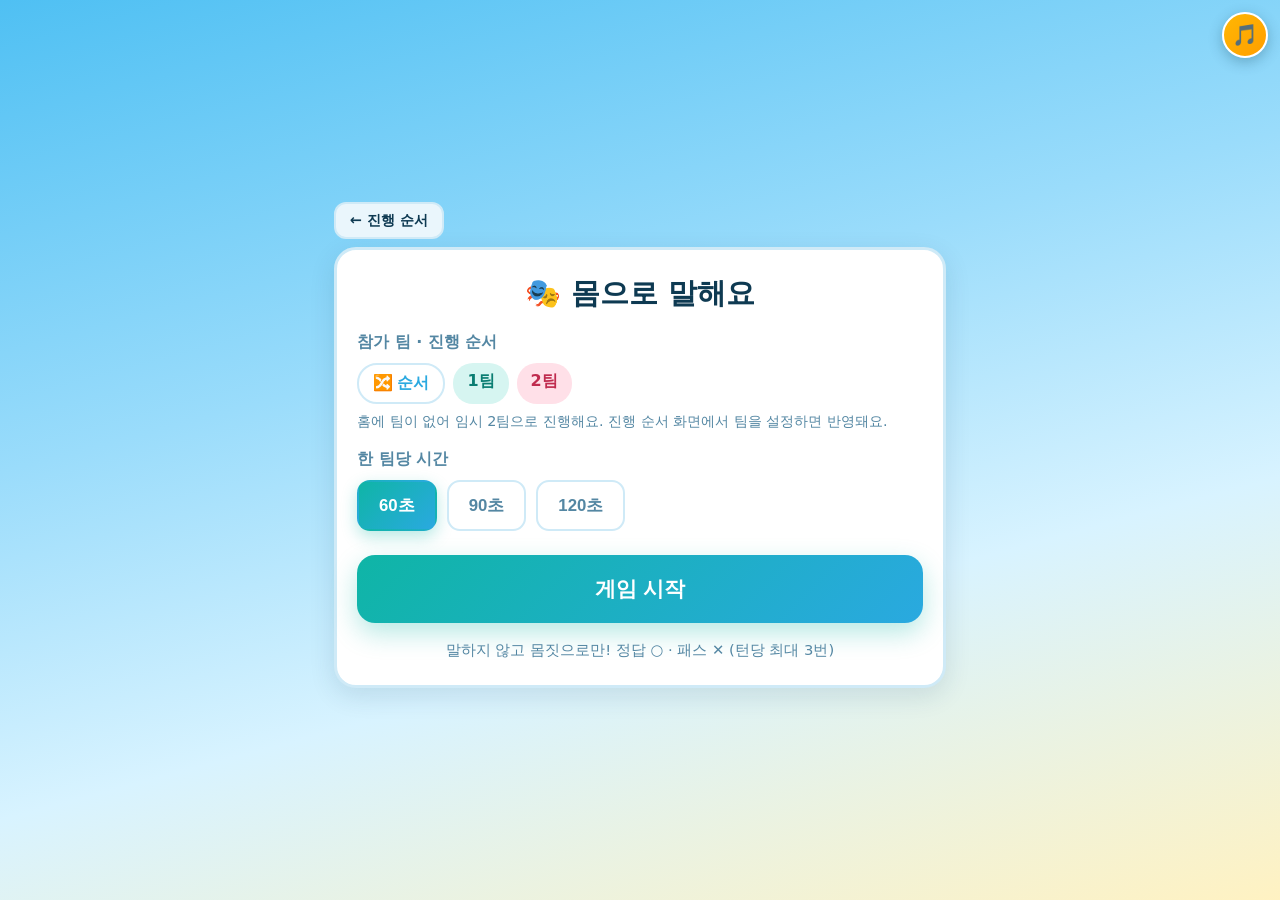
<file: charades.html>
<!DOCTYPE html>
<html lang="ko">
<head>
<meta charset="utf-8">
<meta name="viewport" content="width=device-width, initial-scale=1">
<title>몸으로 말해요</title>
<link rel="stylesheet" href="style.css">
<link rel="stylesheet" href="teamgame.css">
</head>
<body class="tg-body">
<div class="tg-wrap">
  <div class="tg-center">
    <a class="btn g sm back-link tg-back" href="./index.html">← 진행 순서</a>
    <div id="chStage"></div>
  </div>
</div>
<script src="data.js"></script>
<script src="teamgame.js"></script>
<script src="bgm.js"></script>
<script src="bgmbar.js"></script>
<script>
  TeamGame.start('chStage', {
    title:'몸으로 말해요', emoji:'🎭',
    gameTab:'charades',
    decks: CHARADES,
    footer:'말하지 않고 몸짓으로만! 정답 ○ · 패스 ✕ (턴당 최대 3번)',
    correctLabel:'○ 정답', passLabel:'✕ 패스',
    pointsPerCorrect:1, passesPerTurn:3,
    timeOptions:[60,90,120],
  });
</script>
</body>
</html>
</file>
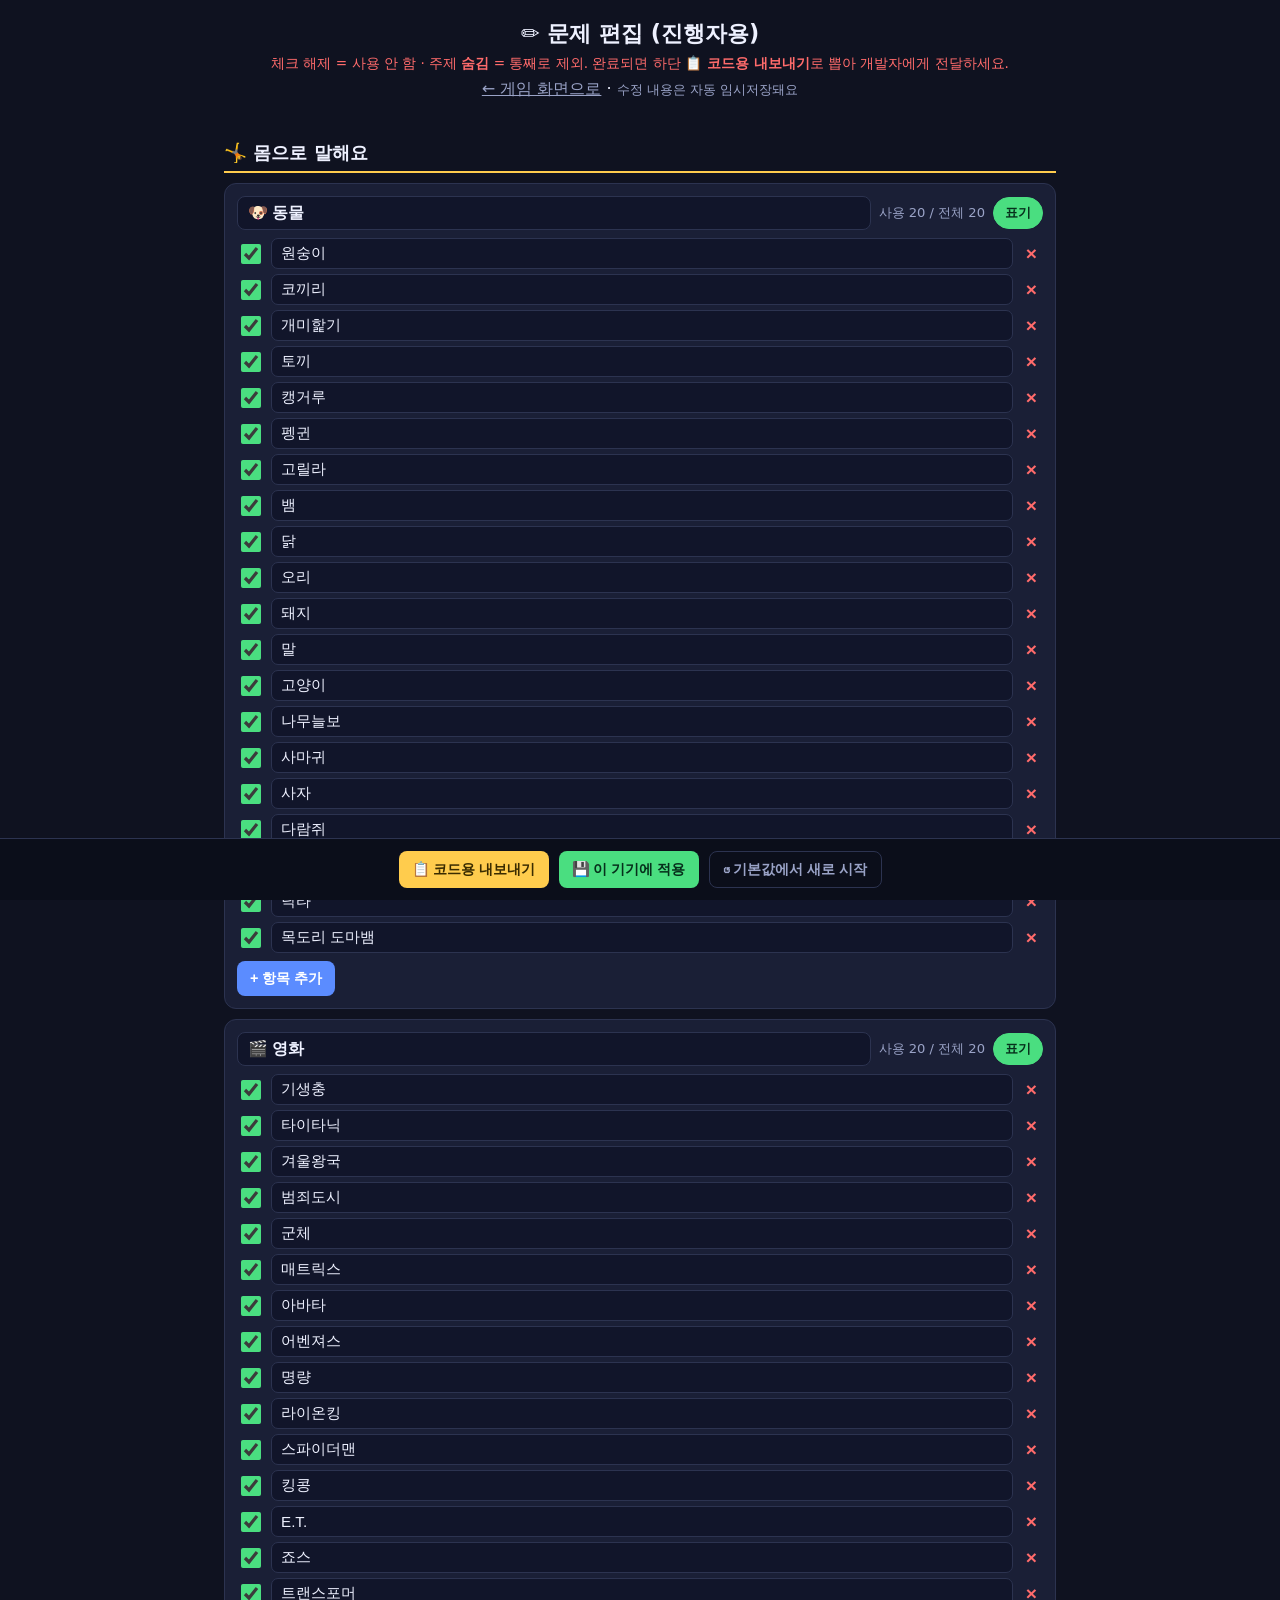
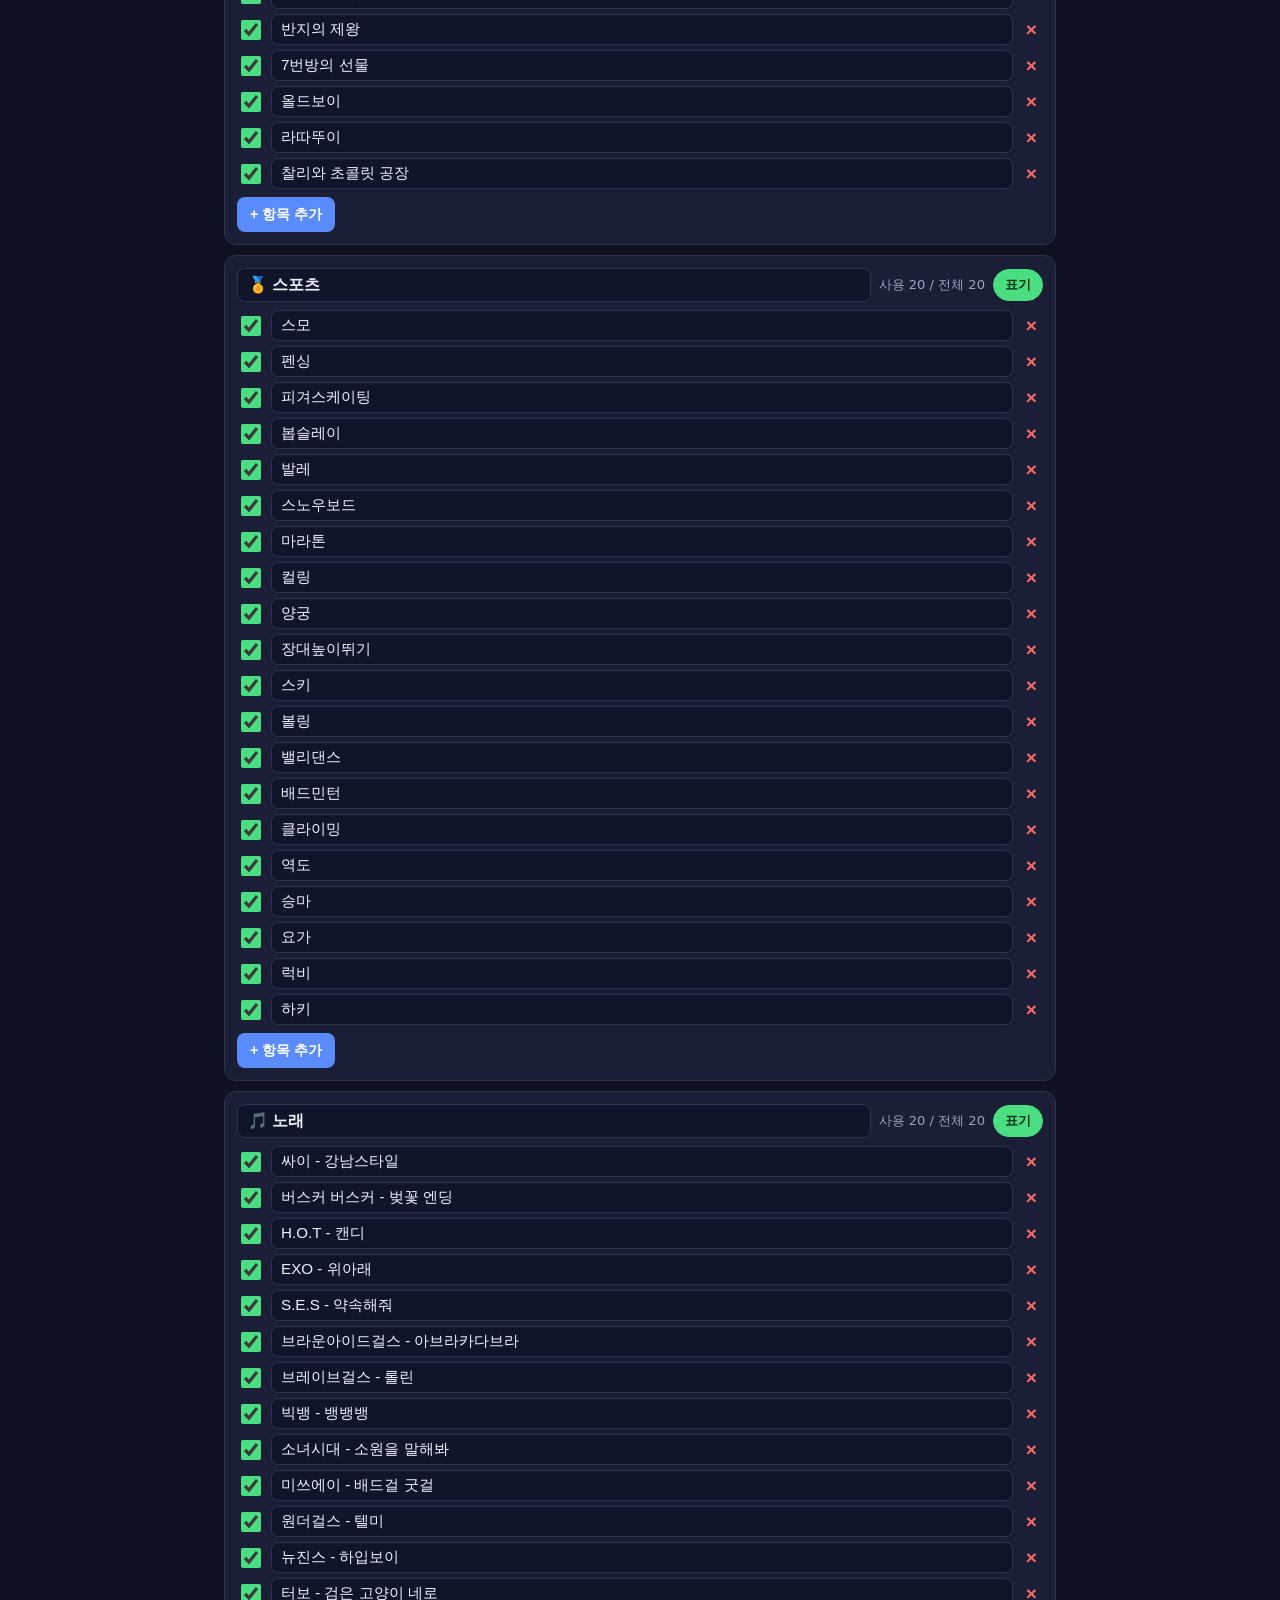
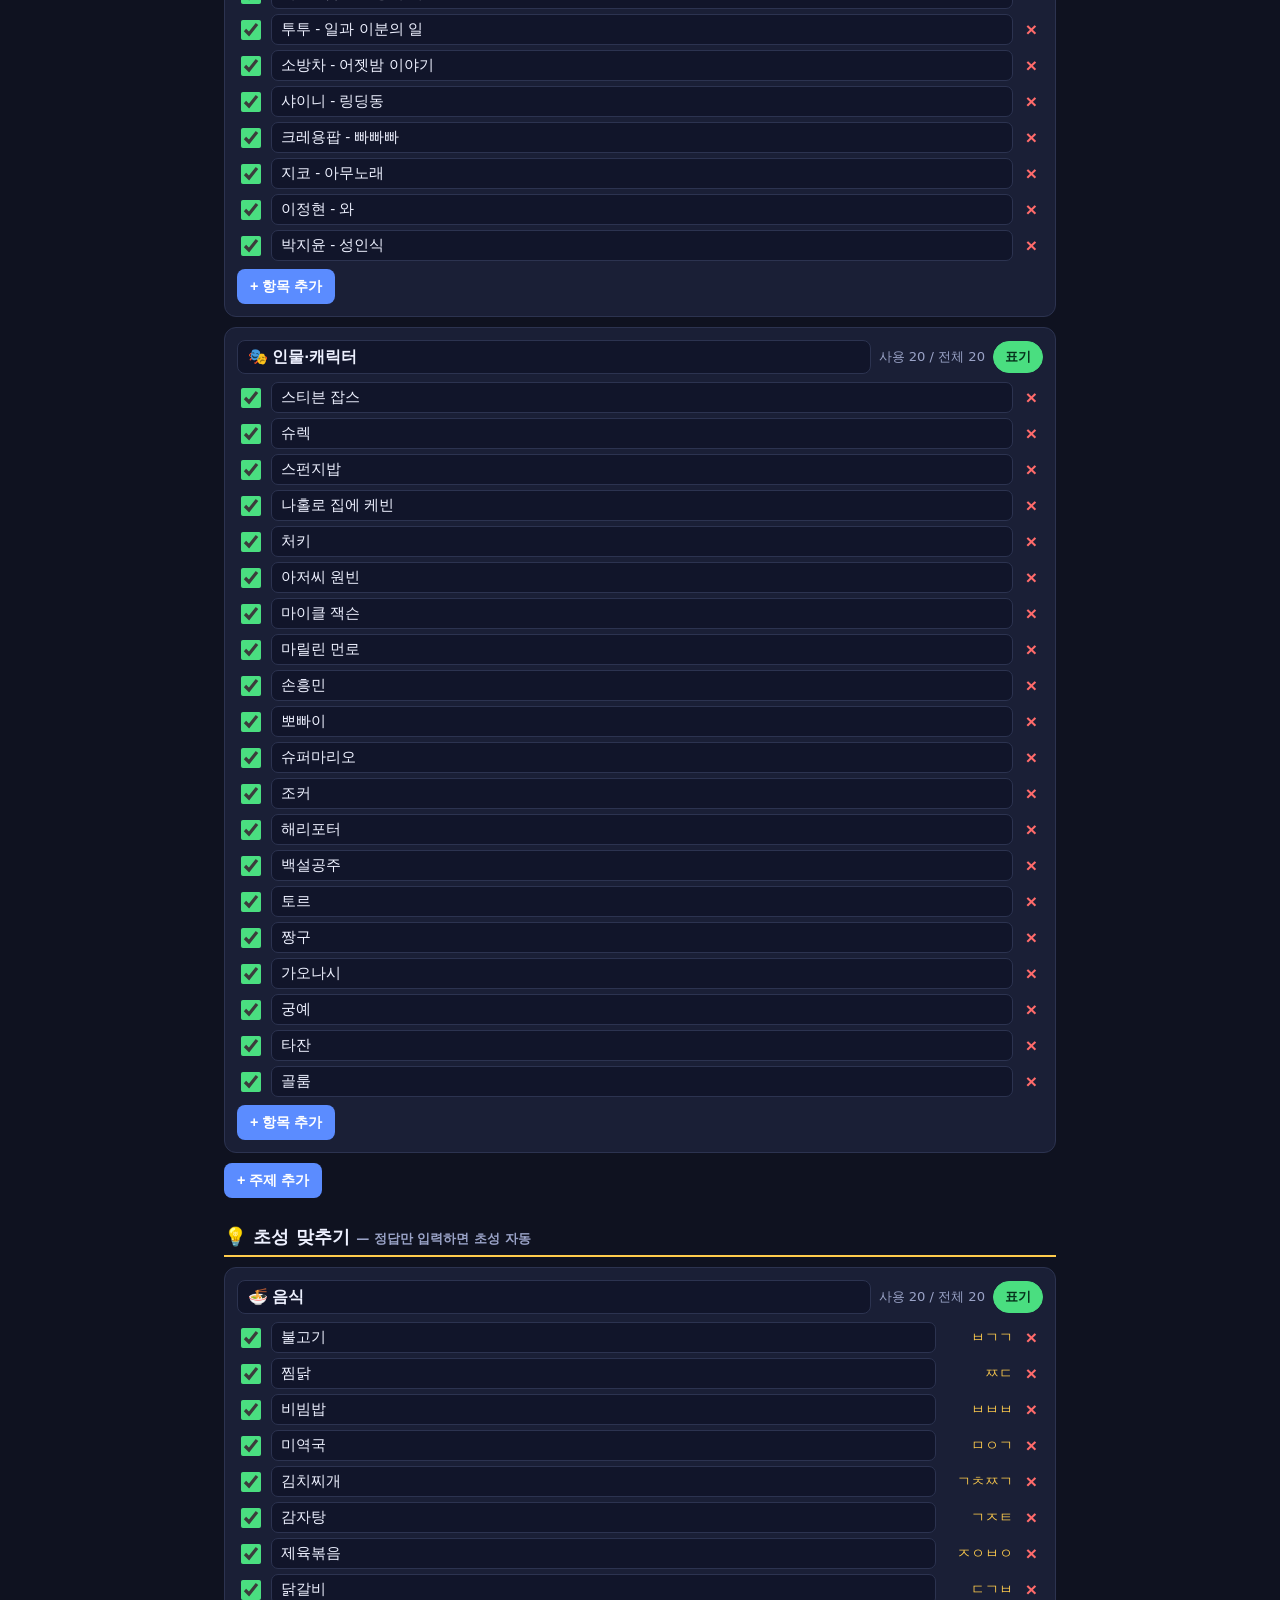
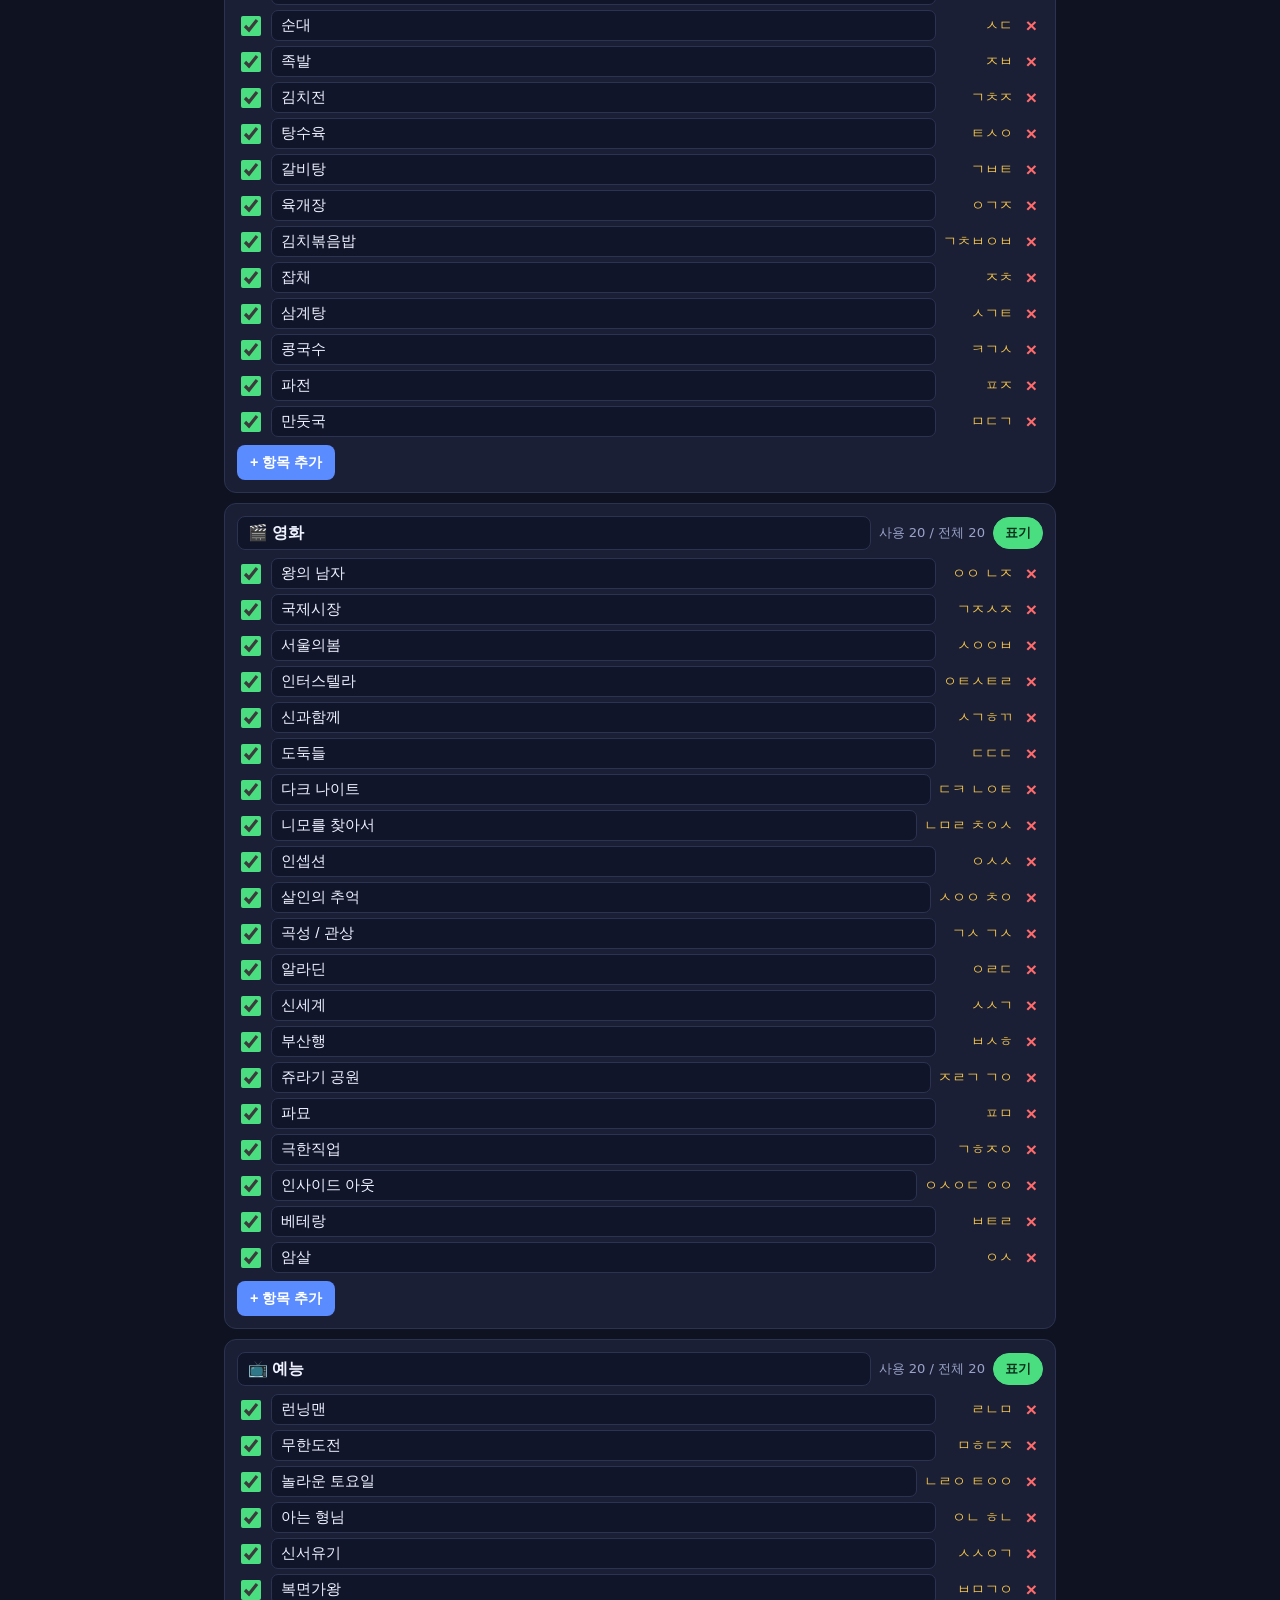
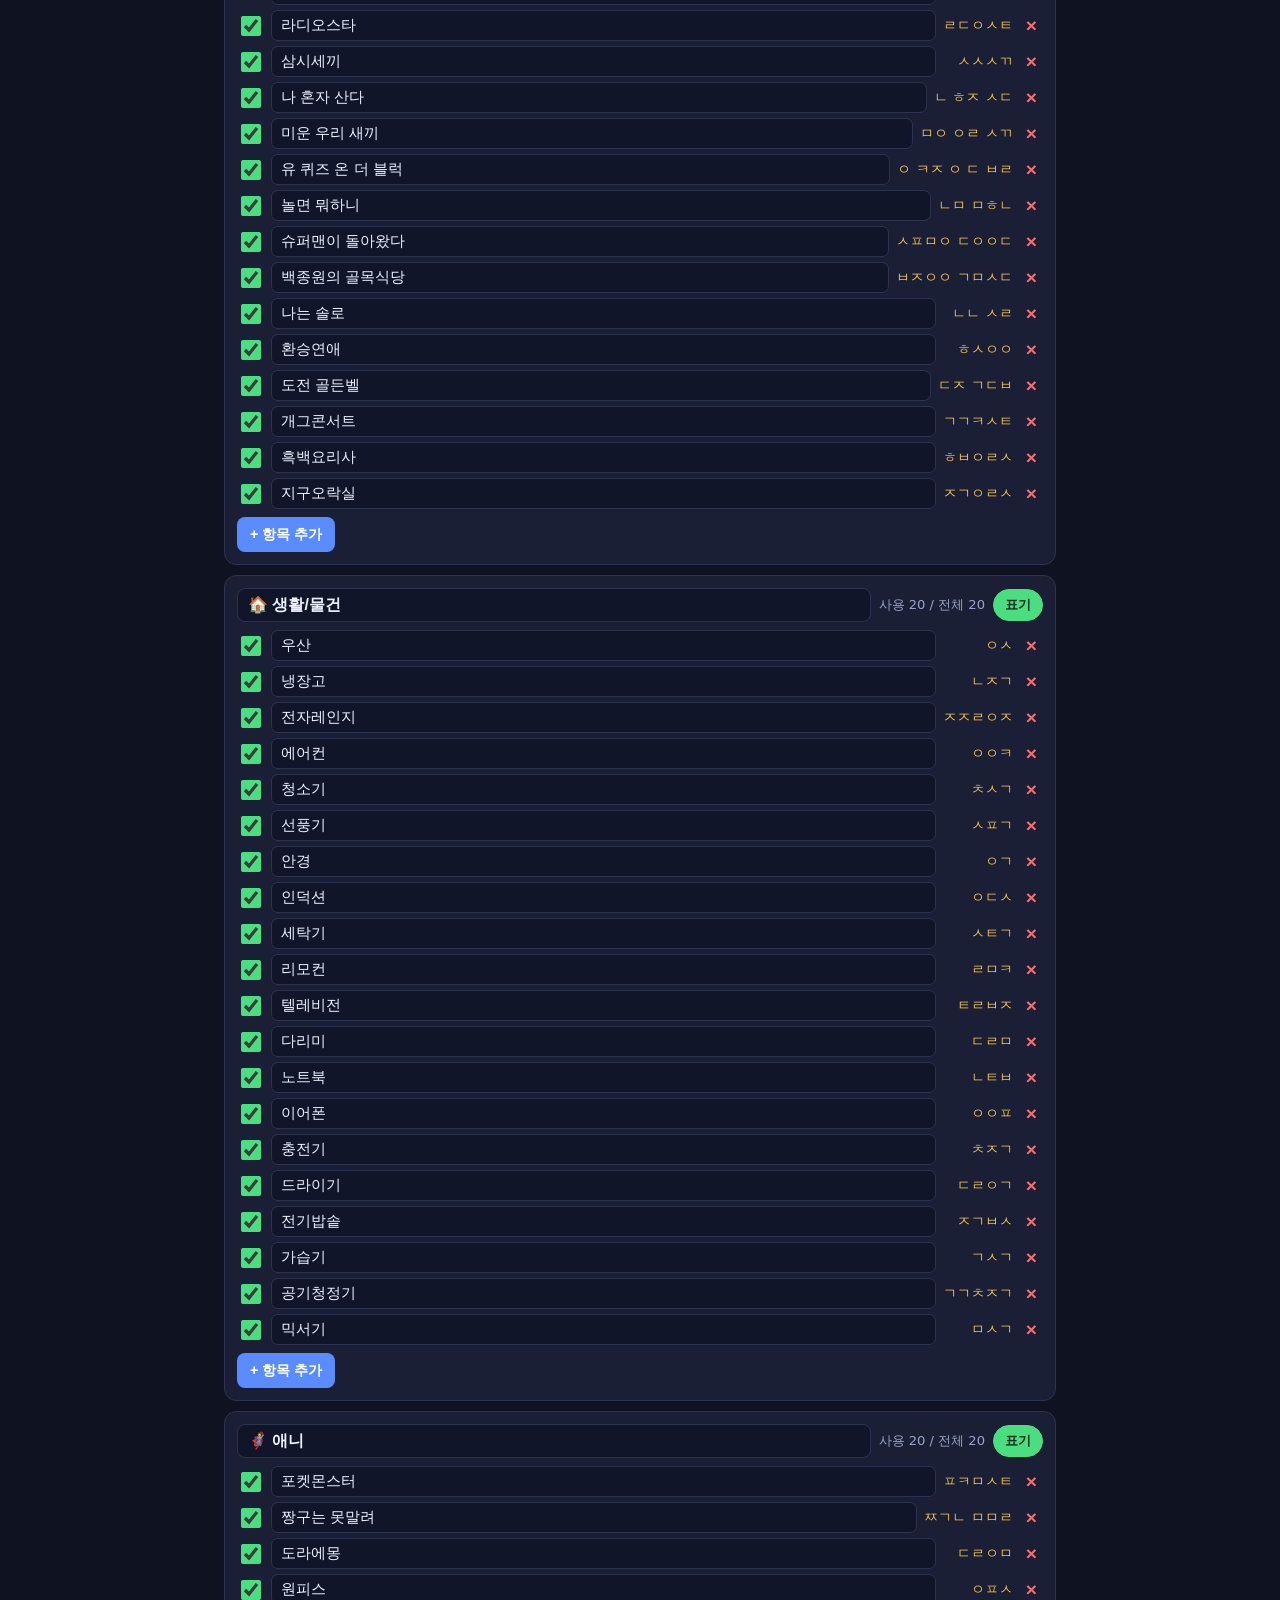
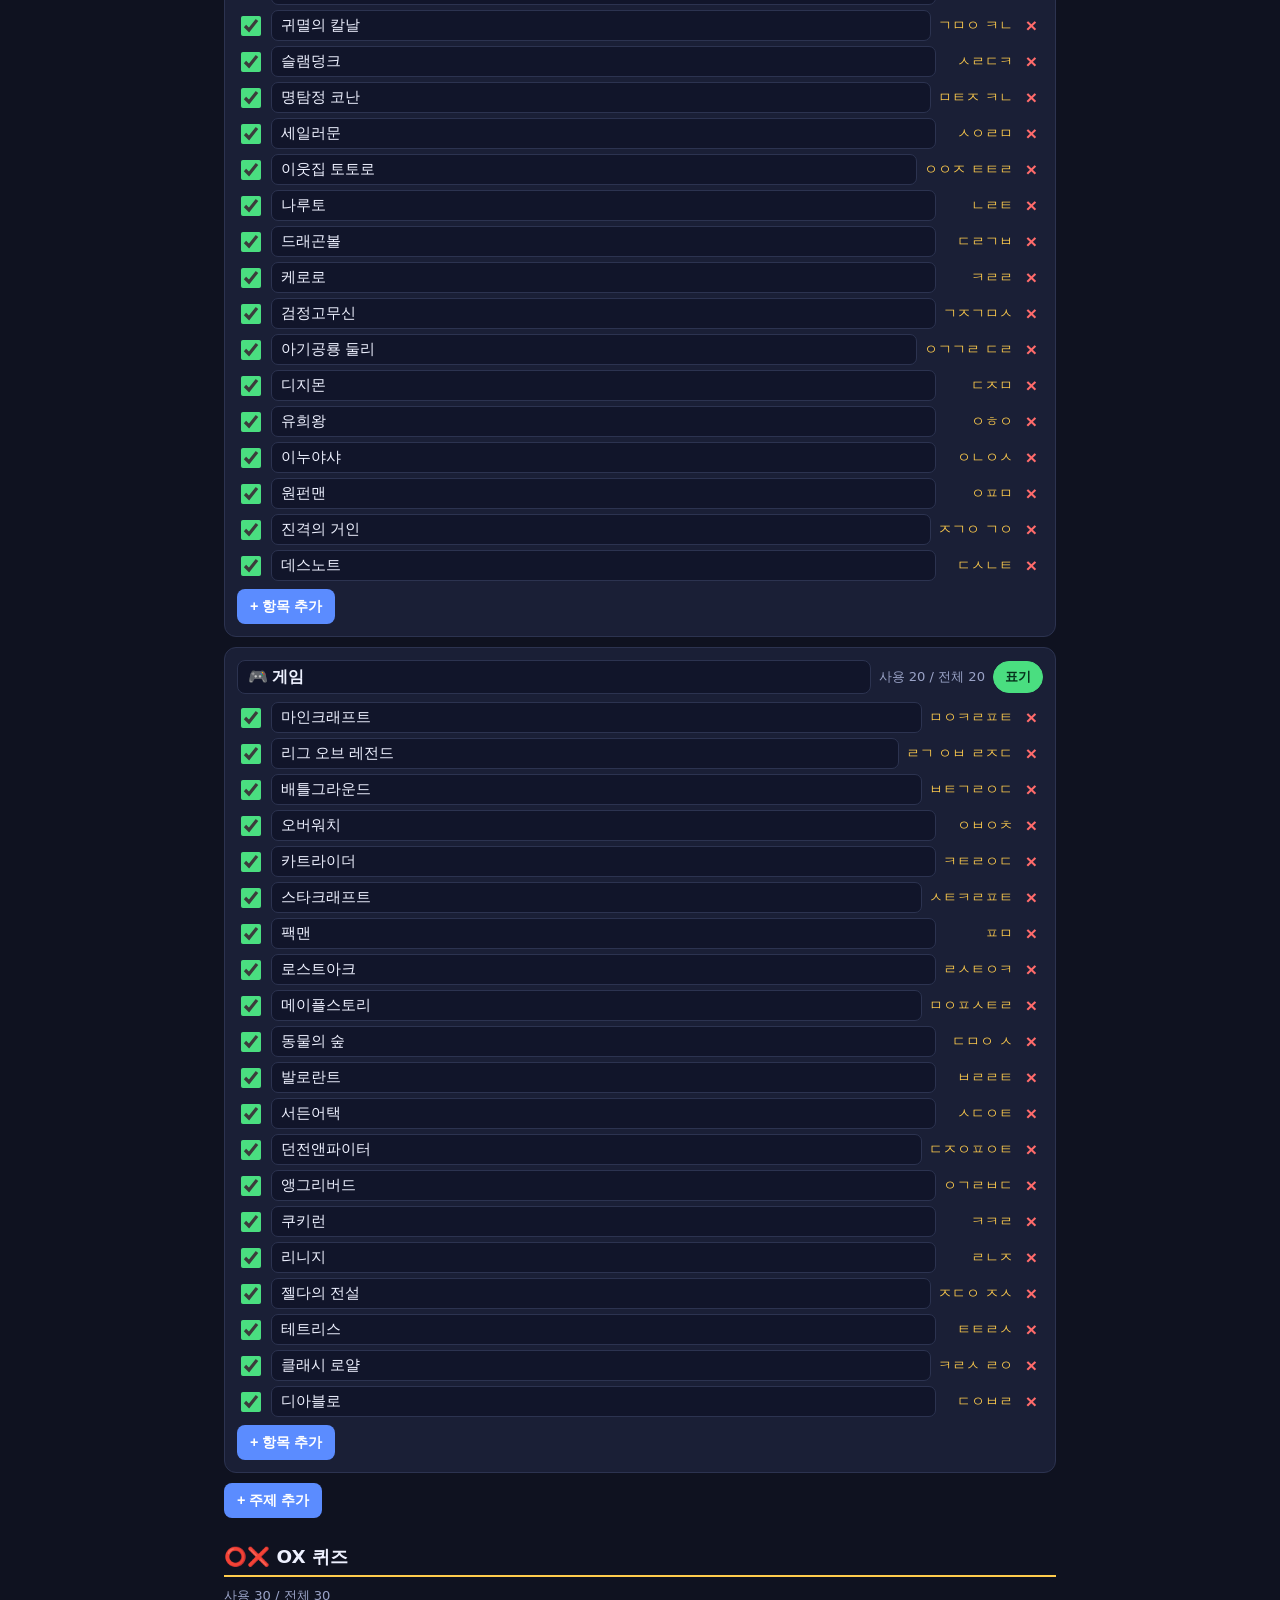
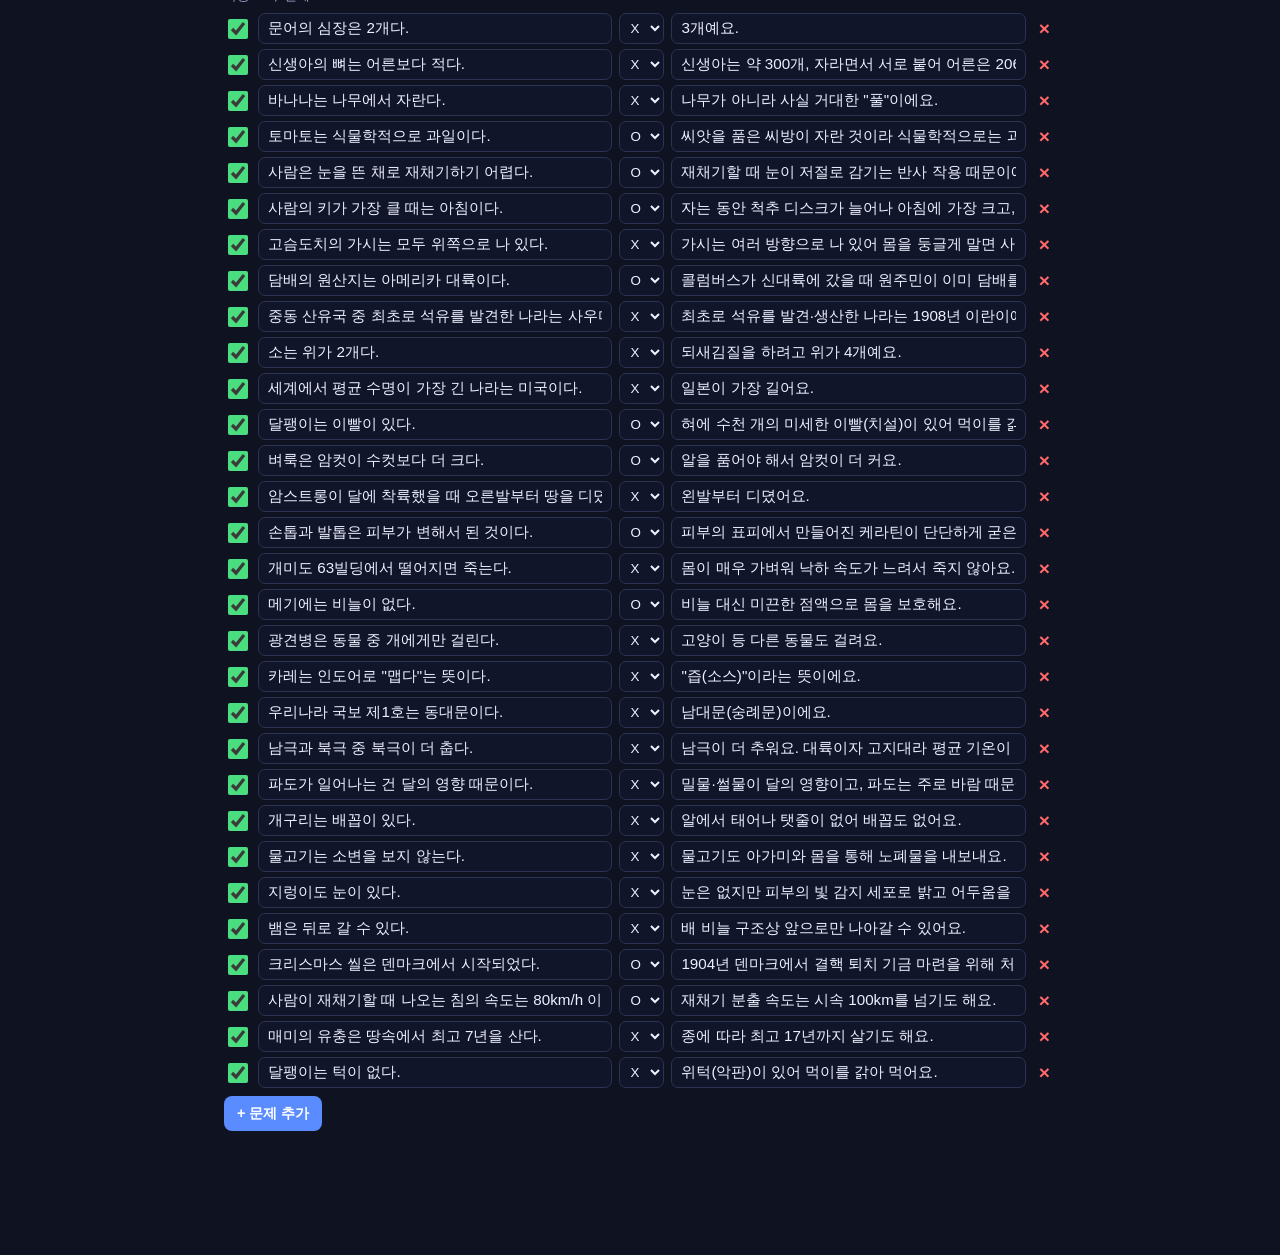
<file: edit.html>
<!DOCTYPE html>
<html lang="ko">
<head>
<meta charset="utf-8">
<meta name="viewport" content="width=device-width, initial-scale=1">
<title>문제 편집 (진행자용)</title>
<style>
  :root { --bg:#0f1220; --card:#1a1f36; --line:#2c3350; --fg:#eef1ff; --mut:#9aa3c7; --accent:#ffcc4d; --ok:#4ade80; --hot:#ff6b6b; --blue:#5b8cff; }
  * { box-sizing:border-box; }
  body { margin:0; font-family:system-ui,-apple-system,"Apple SD Gothic Neo",sans-serif; background:var(--bg); color:var(--fg); font-size:16px; }
  header { text-align:center; padding:18px 12px 6px; }
  h1 { margin:0; font-size:1.4rem; }
  .warn { color:var(--hot); font-size:.85rem; margin-top:6px; }
  main { max-width:860px; margin:0 auto; padding:8px 14px 96px; }
  h2 { font-size:1.15rem; margin:26px 0 10px; padding-bottom:6px; border-bottom:2px solid var(--accent); }
  .topic { background:var(--card); border:1px solid var(--line); border-radius:12px; padding:12px; margin:10px 0; }
  .topic.hidden { opacity:.4; }
  .topic-head { display:flex; gap:8px; align-items:center; margin-bottom:8px; flex-wrap:wrap; }
  .topic-head input.tname { flex:1; min-width:140px; font-size:1rem; font-weight:800; padding:7px 10px; border-radius:8px; border:1px solid var(--line); background:#11152a; color:var(--fg); }
  .count { color:var(--mut); font-size:.82rem; white-space:nowrap; }
  .toggle { border:1px solid var(--line); background:#11152a; color:var(--mut); padding:6px 11px; border-radius:20px; font-size:.82rem; cursor:pointer; font-weight:700; }
  .toggle.on { background:var(--ok); color:#06301b; border-color:var(--ok); }
  .rows { display:flex; flex-direction:column; gap:5px; }
  .row { display:flex; gap:7px; align-items:center; }
  .row input[type=checkbox]{ width:20px; height:20px; flex:none; accent-color:var(--ok); }
  .row.off { opacity:.4; }
  .row .itext { flex:1; padding:6px 9px; border-radius:7px; border:1px solid var(--line); background:#11152a; color:var(--fg); font-size:.95rem; }
  .row .ox { flex:none; padding:6px; border-radius:7px; border:1px solid var(--line); background:#11152a; color:var(--fg); }
  .row .ie { flex:1; }
  .row .rdel { flex:none; background:transparent; color:var(--hot); border:none; font-size:1.2rem; cursor:pointer; padding:0 6px; }
  .row .cho { flex:none; color:var(--accent); font-size:.85rem; min-width:70px; text-align:right; }
  button { font-size:.9rem; padding:8px 13px; border-radius:8px; border:none; cursor:pointer; font-weight:700; }
  .add { background:var(--blue); color:#fff; margin-top:8px; }
  .addtopic { background:var(--blue); color:#fff; }
  .bar { position:fixed; left:0; right:0; bottom:0; background:#0b0e1a; border-top:1px solid var(--line); padding:12px; display:flex; gap:10px; justify-content:center; flex-wrap:wrap; z-index:10; }
  .export { background:var(--accent); color:#3a2c00; }
  .apply { background:var(--ok); color:#06301b; }
  .reset { background:transparent; color:var(--mut); border:1px solid var(--line); }
  a.home { color:var(--mut); }
  #out { display:none; margin-top:16px; }
  #out textarea { width:100%; min-height:240px; font-family:ui-monospace,monospace; font-size:.8rem; padding:10px; border-radius:8px; border:1px solid var(--line); background:#11152a; color:var(--fg); }
  .status { text-align:center; color:var(--ok); min-height:20px; font-size:.9rem; margin-top:8px; }
  .hintline { color:var(--mut); font-size:.82rem; }
</style>
</head>
<body>
<header>
  <h1>✏️ 문제 편집 (진행자용)</h1>
  <div class="warn">체크 해제 = 사용 안 함 · 주제 <b>숨김</b> = 통째로 제외. 완료되면 하단 <b>📋 코드용 내보내기</b>로 뽑아 개발자에게 전달하세요.</div>
  <div style="margin-top:6px"><a class="home" href="./index.html">← 게임 화면으로</a> · <span class="hintline">수정 내용은 자동 임시저장돼요</span></div>
</header>
<main>
  <h2>🤸 몸으로 말해요</h2>
  <div id="charBox"></div>
  <button class="addtopic" id="charAdd">+ 주제 추가</button>

  <h2>💡 초성 맞추기 <span class="hintline">— 정답만 입력하면 초성 자동</span></h2>
  <div id="iniBox"></div>
  <button class="addtopic" id="iniAdd">+ 주제 추가</button>

  <h2>⭕❌ OX 퀴즈</h2>
  <div id="oxBox"></div>
  <button class="add" id="oxAdd">+ 문제 추가</button>

  <div id="out"><h2>📋 코드용 내보내기</h2><p class="hintline">아래 내용 전체를 복사해 개발자에게 전달하세요. (사용 안 함/숨김은 제외됨)</p><textarea id="outArea" readonly></textarea></div>
  <div class="status" id="status"></div>
</main>

<div class="bar">
  <button class="export" id="btnExport">📋 코드용 내보내기</button>
  <button class="apply" id="btnApply">💾 이 기기에 적용</button>
  <button class="reset" id="btnReset">↺ 기본값에서 새로 시작</button>
</div>

<script src="data.js"></script>
<script>
const LEAD='ㄱㄲㄴㄷㄸㄹㅁㅂㅃㅅㅆㅇㅈㅉㅊㅋㅌㅍㅎ';
function chosung(s){ let o=''; for(const ch of s){ if(ch===' '){o+=' ';continue;} const c=ch.charCodeAt(0); if(c>=0xAC00&&c<=0xD7A3) o+=LEAD[Math.floor((c-0xAC00)/588)]; } return o.replace(/ +/g,' ').trim(); }
const $=id=>document.getElementById(id);
const DRAFT='fss_editdraft';

// 모델: 기본값(data.js)에서 생성, 임시저장 있으면 복원
let model;
function fromData(){
  return {
    char: Object.entries(CHARADES).map(([name,items])=>({name, show:true, items:items.map(t=>({t, use:true}))})),
    ini:  Object.entries(INITIALS).map(([name,list])=>({name, show:true, items:list.map(p=>({t:p[1], use:true}))})),
    ox:   OX.map(o=>({q:o.q, a:!!o.a, e:o.e||'', use:true}))
  };
}
try{ const d=JSON.parse(localStorage.getItem(DRAFT)||'null'); model = (d&&d.char&&d.ini&&d.ox)? d : fromData(); }catch(e){ model=fromData(); }

function saveDraft(){ localStorage.setItem(DRAFT, JSON.stringify(model)); }

// ---- 렌더 ----
function itemRow(it, kind){
  const r=document.createElement('div'); r.className='row'+(it.use?'':' off');
  const cb=document.createElement('input'); cb.type='checkbox'; cb.checked=it.use;
  const tx=document.createElement('input'); tx.className='itext'; tx.value=it.t;
  cb.onchange=()=>{ it.use=cb.checked; r.classList.toggle('off',!it.use); saveDraft(); updateCounts(); };
  tx.oninput=()=>{ it.t=tx.value; if(kind==='ini'&&cho) cho.textContent=chosung(tx.value); saveDraft(); };
  r.appendChild(cb); r.appendChild(tx);
  let cho=null;
  if(kind==='ini'){ cho=document.createElement('span'); cho.className='cho'; cho.textContent=chosung(it.t); r.appendChild(cho); }
  const del=document.createElement('button'); del.className='rdel'; del.textContent='×';
  del.onclick=()=>{ const arr=findArr(it,kind); arr.splice(arr.indexOf(it),1); saveDraft(); render(); };
  r.appendChild(del);
  return r;
}
function findArr(it, kind){
  const list = kind==='char'?model.char:model.ini;
  for(const tp of list){ if(tp.items.includes(it)) return tp.items; }
  return [];
}
function oxRow(o){
  const r=document.createElement('div'); r.className='row'+(o.use?'':' off');
  const cb=document.createElement('input'); cb.type='checkbox'; cb.checked=o.use;
  cb.onchange=()=>{ o.use=cb.checked; r.classList.toggle('off',!o.use); saveDraft(); $('oxcount').textContent=oxCountStr(); };
  const q=document.createElement('input'); q.className='itext'; q.value=o.q; q.placeholder='문제'; q.oninput=()=>{o.q=q.value; saveDraft();};
  const sel=document.createElement('select'); sel.className='ox'; sel.innerHTML='<option value="O">O</option><option value="X">X</option>'; sel.value=o.a?'O':'X'; sel.onchange=()=>{o.a=(sel.value==='O'); saveDraft();};
  const e=document.createElement('input'); e.className='itext ie'; e.value=o.e; e.placeholder='해설(선택)'; e.oninput=()=>{o.e=e.value; saveDraft();};
  const del=document.createElement('button'); del.className='rdel'; del.textContent='×'; del.onclick=()=>{ model.ox.splice(model.ox.indexOf(o),1); saveDraft(); render(); };
  [cb,q,sel,e,del].forEach(x=>r.appendChild(x));
  return r;
}
function topicEl(tp, kind){
  const div=document.createElement('div'); div.className='topic'+(tp.show?'':' hidden');
  const head=document.createElement('div'); head.className='topic-head';
  const name=document.createElement('input'); name.className='tname'; name.value=tp.name; name.oninput=()=>{tp.name=name.value; saveDraft();};
  const cnt=document.createElement('span'); cnt.className='count';
  const tog=document.createElement('button'); tog.className='toggle'+(tp.show?' on':''); tog.textContent=tp.show?'표기':'숨김';
  tog.onclick=()=>{ tp.show=!tp.show; saveDraft(); render(); };
  head.appendChild(name); head.appendChild(cnt); head.appendChild(tog);
  div.appendChild(head);
  const rows=document.createElement('div'); rows.className='rows';
  tp.items.forEach(it=>rows.appendChild(itemRow(it,kind)));
  div.appendChild(rows);
  const add=document.createElement('button'); add.className='add'; add.textContent='+ 항목 추가';
  add.onclick=()=>{ tp.items.push({t:'', use:true}); saveDraft(); render(); };
  div.appendChild(add);
  const upd=()=>{ cnt.textContent='사용 '+tp.items.filter(i=>i.use).length+' / 전체 '+tp.items.length; };
  upd(); div._upd=upd;
  return div;
}
function updateCounts(){ [...$('charBox').children, ...$('iniBox').children].forEach(d=>d._upd&&d._upd()); }
function oxCountStr(){ return '사용 '+model.ox.filter(o=>o.use).length+' / 전체 '+model.ox.length; }
function render(){
  $('charBox').innerHTML=''; model.char.forEach(tp=>$('charBox').appendChild(topicEl(tp,'char')));
  $('iniBox').innerHTML='';  model.ini.forEach(tp=>$('iniBox').appendChild(topicEl(tp,'ini')));
  const ob=$('oxBox'); ob.innerHTML='';
  const head=document.createElement('div'); head.className='topic-head'; head.innerHTML='<span class="count" id="oxcount">'+oxCountStr()+'</span>'; ob.appendChild(head);
  const rows=document.createElement('div'); rows.className='rows'; model.ox.forEach(o=>rows.appendChild(oxRow(o))); ob.appendChild(rows);
}
render();

$('charAdd').onclick=()=>{ model.char.push({name:'🆕 새 주제', show:true, items:[{t:'',use:true}]}); saveDraft(); render(); };
$('iniAdd').onclick =()=>{ model.ini.push({name:'🆕 새 주제', show:true, items:[{t:'',use:true}]}); saveDraft(); render(); };
$('oxAdd').onclick  =()=>{ model.ox.push({q:'',a:true,e:'',use:true}); saveDraft(); render(); };

function buildData(){
  const CH={}; model.char.forEach(tp=>{ if(tp.show&&tp.name){ const arr=tp.items.filter(i=>i.use&&i.t.trim()).map(i=>i.t.trim()); if(arr.length) CH[tp.name]=arr; } });
  const IN={}; model.ini.forEach(tp=>{ if(tp.show&&tp.name){ const arr=tp.items.filter(i=>i.use&&i.t.trim()).map(i=>[chosung(i.t.trim()), i.t.trim()]); if(arr.length) IN[tp.name]=arr; } });
  const OXm=model.ox.filter(o=>o.use&&o.q.trim()).map(o=>{ const r={q:o.q.trim(), a:!!o.a}; if(o.e&&o.e.trim()) r.e=o.e.trim(); return r; });
  return {CHARADES:CH, INITIALS:IN, OX:OXm};
}
$('btnExport').onclick=()=>{
  $('outArea').value=JSON.stringify(buildData(), null, 2);
  $('out').style.display='block'; $('outArea').select();
  try{ document.execCommand('copy'); $('status').textContent='📋 복사했어요. 개발자에게 전달하세요.'; }
  catch(e){ $('status').textContent='아래 내용을 전부 복사해서 전달하세요.'; }
  $('out').scrollIntoView({behavior:'smooth'});
};
$('btnApply').onclick=()=>{ localStorage.setItem('fss_override', JSON.stringify(buildData())); $('status').textContent='✅ 이 기기에 적용했어요. 게임 화면에 바로 반영돼요.'; };
$('btnReset').onclick=()=>{ if(!confirm('임시저장과 이 기기 적용본을 모두 지우고 기본값(data.js)에서 새로 시작할까요?')) return; localStorage.removeItem(DRAFT); localStorage.removeItem('fss_override'); model=fromData(); render(); $('status').textContent='기본값에서 새로 시작했어요. (게임 화면도 배포된 기본값으로 돌아가요)'; };
</script>
</body>
</html>
</file>
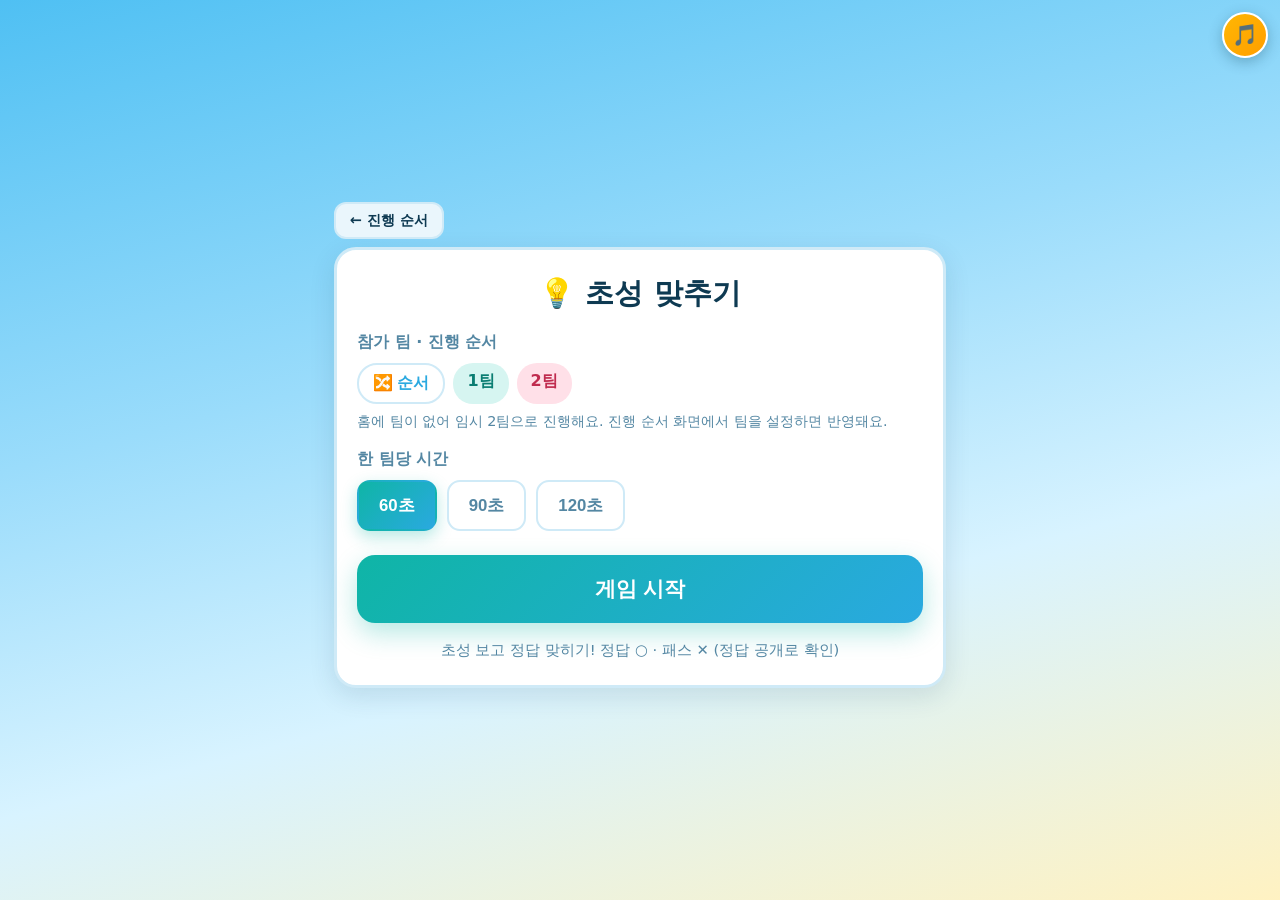
<file: initials.html>
<!DOCTYPE html>
<html lang="ko">
<head>
<meta charset="utf-8">
<meta name="viewport" content="width=device-width, initial-scale=1">
<title>초성 맞추기</title>
<link rel="stylesheet" href="style.css">
<link rel="stylesheet" href="teamgame.css">
</head>
<body class="tg-body">
<div class="tg-wrap">
  <div class="tg-center">
    <a class="btn g sm back-link tg-back" href="./index.html">← 진행 순서</a>
    <div id="inStage"></div>
  </div>
</div>
<script src="data.js"></script>
<script src="teamgame.js"></script>
<script src="bgm.js"></script>
<script src="bgmbar.js"></script>
<script>
  TeamGame.start('inStage', {
    title:'초성 맞추기', emoji:'💡',
    gameTab:'initials',
    decks: INITIALS,
    render:(it)=> it[0],   // 초성 힌트
    text:(it)=> it[1],     // 정답(맞힌 단어 집계)
    reveal:(it)=> it[1],   // 정답 공개
    footer:'초성 보고 정답 맞히기! 정답 ○ · 패스 ✕ (정답 공개로 확인)',
    correctLabel:'○ 정답', passLabel:'✕ 패스',
    pointsPerCorrect:1, passesPerTurn:3, timeOptions:[60,90,120],
  });
</script>
</body>
</html>
</file>
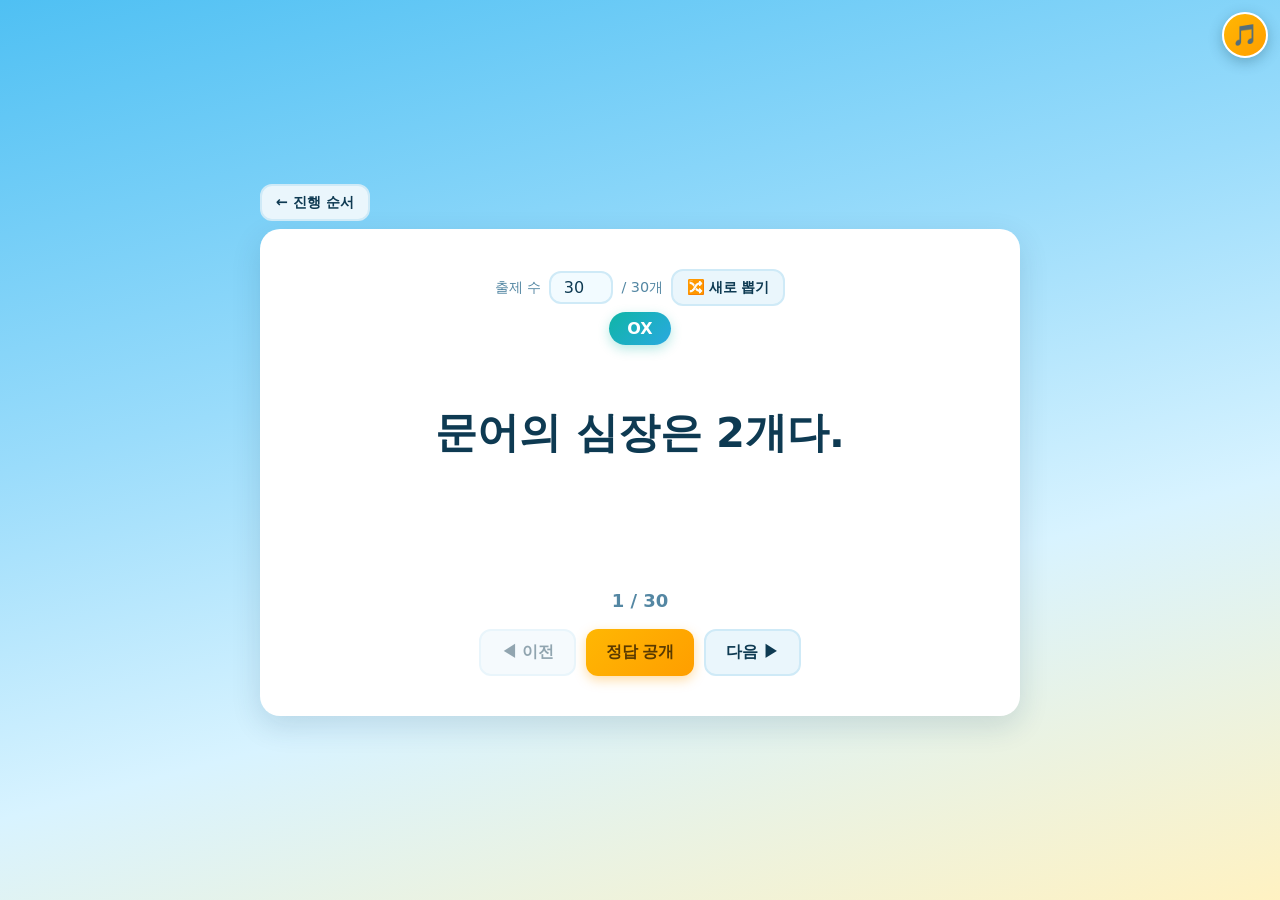
<file: ox.html>
<!DOCTYPE html>
<html lang="ko">
<head>
<meta charset="utf-8">
<meta name="viewport" content="width=device-width, initial-scale=1">
<title>OX 퀴즈</title>
<link rel="stylesheet" href="style.css">
</head>
<body>
<main class="gamepage">
  <div style="width:100%; max-width:760px;">
    <a class="btn g sm back-link" href="./index.html">← 진행 순서</a>
    <div class="card">
      <div class="stage" id="oxStage"></div>
    </div>
  </div>
</main>
<script src="data.js"></script>
<script src="game.js"></script>
<script src="bgm.js"></script>
<script src="bgmbar.js"></script>
<script>
  makeQuiz('oxStage', OX.map(o=>({ badge:'OX', q:o.q, note:o.e||'', cls:o.a?'o big':'x big', _a:o.a })), it=> it._a ? 'O' : 'X');
</script>
</body>
</html>
</file>
<file: style.css>
/* 여름 정모 레크레이션 - 공통 스타일 (index/ox/charades/initials 공용) */
:root { --card:#ffffff; --line:#cfeaf7; --ink:#0e3a52; --mut:#5487a3;
        --accent:#ffb703; --accent2:#ff9e00; --hot:#ef476f; --ok:#06a86b; --teal:#0fb5a6; --sky:#2aa9e0; }
* { box-sizing:border-box; }
body { margin:0; font-family:system-ui,-apple-system,"Apple SD Gothic Neo",sans-serif; color:var(--ink); font-size:18px;
       min-height:100vh; background-attachment:fixed;
       background:linear-gradient(165deg,#4fc0f3 0%, #9adcfb 38%, #d8f3ff 66%, #fff2c2 100%); }
header { text-align:center; padding:22px 12px 4px; }
.logo { width:118px; height:118px; object-fit:cover; border-radius:50%; border:4px solid #fff;
  box-shadow:0 8px 22px rgba(14,58,82,.28); background:#fff; }
h1 { margin:10px 0 0; font-size:2rem; letter-spacing:-.5px; color:#0e3a52; text-shadow:0 2px 0 #fff, 0 3px 10px rgba(255,255,255,.6); }
.sub { color:#0e3a52; opacity:.75; margin-top:4px; font-weight:600; }
nav { display:flex; gap:8px; justify-content:center; padding:14px 8px; flex-wrap:wrap; }
nav button { font-size:1rem; padding:10px 18px; border:2px solid #fff; background:rgba(255,255,255,.7);
  color:var(--ink); border-radius:999px; cursor:pointer; font-weight:700; box-shadow:0 3px 10px rgba(14,58,82,.12); }
nav button.active { background:linear-gradient(135deg,var(--accent),var(--accent2)); color:#5a3a00; border-color:#fff; }
main { max-width:980px; margin:0 auto; padding:10px 16px 60px; }
section { display:none; } section.active { display:block; }
.card { background:var(--card); border:none; border-radius:20px; padding:18px; margin-bottom:16px;
  box-shadow:0 10px 30px rgba(14,58,82,.14); }
table { width:100%; border-collapse:collapse; }
th,td { padding:11px 9px; border-bottom:1px solid var(--line); text-align:left; }
th { color:var(--mut); font-weight:700; font-size:.9rem; }
textarea, input { background:#f2fbff; color:var(--ink); border:2px solid var(--line);
  border-radius:12px; padding:10px; font-size:1rem; width:100%; font-family:inherit; }
textarea { min-height:80px; resize:vertical; }
label { display:block; color:var(--mut); margin:6px 0 3px; font-size:.9rem; font-weight:600; }
.row { display:flex; gap:12px; align-items:flex-end; flex-wrap:wrap; }
.btn { font-size:1rem; padding:11px 20px; border:none; border-radius:12px; cursor:pointer; font-weight:800; }
a.btn { text-decoration:none; display:inline-block; }
.btn.p { background:linear-gradient(135deg,var(--accent),var(--accent2)); color:#5a3a00; box-shadow:0 4px 12px rgba(255,158,0,.35); }
.btn.g { background:#eaf6fc; color:var(--ink); border:2px solid var(--line); }
.btn.sm { padding:7px 14px; font-size:.9rem; }
.hint { color:var(--mut); font-size:.9rem; }
/* schedule */
.sched-item { display:flex; align-items:center; gap:14px; padding:13px 4px; border-bottom:1px solid var(--line); }
.sched-item .no { font-size:1.3rem; font-weight:900; color:var(--sky); width:30px; text-align:center; }
.sched-item .body { flex:1; font-size:1.25rem; font-weight:600; }
.sched-item .meta { color:var(--mut); font-size:.95rem; }
.hidden-label { color:#9cc6dc; letter-spacing:4px; }
/* teams / scoreboard */
.teamEdit { border:2px solid var(--line); border-radius:12px; padding:12px; margin-bottom:10px; background:#f7fdff; }
.teamEdit .row { align-items:center; }
.sb th, .sb td { text-align:center; padding:8px 6px; }
.sb td:first-child, .sb th:first-child { text-align:left; }
.sb input[type=number] { width:56px; text-align:center; padding:6px; }
.sb input[type=checkbox] { width:auto; padding:0; margin:0 3px 0 0; transform:scale(1.2); accent-color:var(--ok); }
.wincheck { display:inline-flex; align-items:center; font-size:.72rem; color:var(--mut); margin-top:5px; cursor:pointer; white-space:nowrap; font-weight:700; }
/* 점수판 셀: 크기 통일된 체크 토글 (숫자 없음) */
.sb td { text-align:center; }
.wincell { width:38px; height:38px; margin:0 auto; border-radius:10px; border:2px solid var(--line); background:#fff; color:var(--ok); cursor:pointer; font-weight:900; font-size:1.15rem; display:flex; align-items:center; justify-content:center; padding:0; }
.wincell.on { background:var(--ok); color:#fff; border-color:var(--ok); }
.wincell.cheer.on { background:var(--accent2); border-color:var(--accent2); color:#5a3a00; }
.wincell:active { transform:scale(.92); }
.total { font-weight:900; font-size:1.15rem; color:var(--accent2); }
.rank1 td:first-child::before { content:"🥇 "; }
.rank2 td:first-child::before { content:"🥈 "; }
.rank3 td:first-child::before { content:"🥉 "; }
.win { text-align:center; font-size:1.5rem; padding:26px 0; font-weight:800; color:var(--accent2); }
.win:empty { padding:0; }
/* quiz stage (게임별 페이지) */
.gamepage { min-height:100vh; display:flex; align-items:center; justify-content:center; padding:16px; }
.gamepage .card { width:100%; max-width:900px; margin:0; }
.stage { text-align:center; padding:22px 12px; }
.badge { display:inline-block; background:linear-gradient(135deg,var(--teal),var(--sky)); color:#fff; border-radius:999px;
  padding:7px 18px; font-size:1rem; font-weight:800; margin-bottom:14px; box-shadow:0 4px 12px rgba(15,181,166,.3); }
.qtext { font-size:2.6rem; font-weight:800; line-height:1.25; margin:48px 0; word-break:keep-all; min-height:3rem; color:var(--ink); }
.qtext .drawB { font-size:1.5rem; padding:18px 36px; }
.ctrl { display:flex; gap:8px; align-items:center; justify-content:center; flex-wrap:wrap; color:var(--mut); font-size:.9rem; margin-bottom:6px; }
.ctrl input { width:64px; text-align:center; padding:5px; }
.answer { font-size:2.4rem; font-weight:800; margin-top:16px; min-height:2.6rem; }
.answer.o { color:var(--ok); } .answer.x { color:var(--hot); }
.answer.big { font-size:5rem; font-weight:900; line-height:1; }
.note { color:var(--mut); font-size:1.05rem; margin-top:6px; min-height:1.4rem; }
.counter { color:var(--mut); margin-top:14px; font-weight:600; }
.cats { display:flex; gap:8px; flex-wrap:wrap; justify-content:center; margin-bottom:8px; }
.cats button.on { background:linear-gradient(135deg,var(--teal),var(--sky)); color:#fff; border-color:#fff; }
.nav2 { display:flex; gap:10px; justify-content:center; margin-top:18px; }
.back-link { margin-bottom:8px; }
.btn[disabled] { opacity:.45; cursor:default; box-shadow:none; }

/* 우승 축하 애니메이션 */
.win:not(:empty){ animation:winpop .6s ease, winglow 1.2s ease-in-out infinite alternate; }
@keyframes winpop{ 0%{transform:scale(.5); opacity:0;} 60%{transform:scale(1.18);} 100%{transform:scale(1);} }
@keyframes winglow{ from{ text-shadow:0 0 0 rgba(255,158,0,0);} to{ text-shadow:0 0 20px rgba(255,158,0,.75), 0 0 6px rgba(255,183,3,.9);} }
.confetti{ position:fixed; top:-16px; width:10px; height:16px; z-index:9999; pointer-events:none; border-radius:2px; animation:confetti-fall 3s linear forwards; }
@keyframes confetti-fall{ to{ transform:translateY(108vh) rotate(720deg); opacity:.85; } }

/* BGM 선택 화면 */
.bgm-opts{ display:flex; gap:10px; flex-wrap:wrap; margin-bottom:14px; }
.bgm-opts .btn.on{ background:linear-gradient(135deg,var(--teal),var(--sky)); color:#fff; border-color:#fff; }

/* 우측 상단 플로팅 배경음 바 */
#bgmbar{ position:fixed; top:12px; right:12px; z-index:10000; text-align:right; }
#bgmbar-toggle{ width:46px; height:46px; border-radius:50%; border:2px solid #fff; cursor:pointer; font-size:1.3rem;
  background:linear-gradient(135deg,var(--accent),var(--accent2)); box-shadow:0 4px 14px rgba(14,58,82,.3); }
#bgmbar-menu{ margin-top:8px; background:#fff; border-radius:14px; box-shadow:0 10px 30px rgba(14,58,82,.22); padding:8px; min-width:200px; max-width:260px; text-align:left; }
#bgmbar-menu[hidden]{ display:none; }
.bgmbar-item{ display:block; width:100%; text-align:left; border:none; background:#eaf6fc; color:var(--ink);
  border-radius:10px; padding:9px 12px; margin:4px 0; cursor:pointer; font-weight:700; font-size:.95rem; }
.bgmbar-item.on{ background:linear-gradient(135deg,var(--teal),var(--sky)); color:#fff; }
.bgmbar-item.stop{ background:#fde2e8; color:var(--hot); }
.bgmbar-empty{ color:var(--mut); font-size:.85rem; padding:8px; text-align:center; }
.bgmbar-vol{ display:flex; align-items:center; gap:8px; padding:8px 6px 4px; border-top:1px solid var(--line); margin-top:6px; color:var(--mut); }
.bgmbar-vol input{ flex:1; }
#bgmbar-dock{ position:fixed; right:12px; bottom:12px; z-index:9998; width:120px; height:68px; border-radius:10px; overflow:hidden; box-shadow:0 6px 18px rgba(14,58,82,.3); background:#000; }
#bgmbar-dock[hidden]{ display:none; }
.bgmbar-skip{ display:flex; gap:5px; margin:4px 0; }
.bgmbar-skip button{ flex:1; border:none; background:#eaf6fc; color:var(--ink); border-radius:9px; padding:9px 2px; cursor:pointer; font-weight:700; font-size:.8rem; white-space:nowrap; }
.bgmbar-chaps{ max-height:180px; overflow-y:auto; margin:4px 0; border-top:1px solid var(--line); }
.chap-row{ display:block; width:100%; text-align:left; border:none; background:transparent; color:var(--ink); border-bottom:1px solid var(--line); padding:7px 8px; cursor:pointer; font-size:.85rem; }
.chap-row:hover{ background:#eaf6fc; }
.chap-row b{ color:var(--teal); margin-right:6px; }
.bgmbar-now{ color:var(--teal); font-weight:800; font-size:.92rem; padding:2px 6px 6px; text-align:center; }
.bgmbar-now:empty{ display:none; }
.chbox .chtable{ max-height:220px; overflow-y:auto; border:2px solid var(--line); border-radius:10px; margin-bottom:8px; background:#f7fdff; }
.chbox .chtable .chap-row:last-child{ border-bottom:none; }
/* 초성 주제 선택 카드 */
.catcards{ display:grid; grid-template-columns:repeat(auto-fit,minmax(150px,1fr)); gap:14px; margin-top:16px; }
.catcard{ border:none; border-radius:16px; padding:16px; min-height:120px; font-size:1.5rem; font-weight:800; cursor:pointer; color:#fff;
  background:linear-gradient(135deg,var(--teal),var(--sky)); box-shadow:0 6px 16px rgba(15,181,166,.3);
  display:flex; flex-direction:column; align-items:center; justify-content:center; gap:6px; text-align:center; word-break:keep-all; }
.catcard span{ font-size:.9rem; font-weight:600; opacity:.9; }
.catcard:hover{ filter:brightness(1.05); }
/* 젓가락 복불복 배정 카드 */
.beancards{ display:grid; grid-template-columns:repeat(auto-fill,minmax(110px,1fr)); gap:12px; margin:18px 0; }
.beancard{ background:#f2fbff; border:2px solid var(--line); border-radius:14px; padding:14px 8px; text-align:center; }
.beancard span{ display:block; color:var(--mut); font-size:.85rem; font-weight:700; }
.beancard b{ display:block; font-size:1.8rem; color:var(--accent2); margin-top:4px; }
.catcard.visited{ opacity:.5; filter:grayscale(.6); }
.catcard.rand{ background:linear-gradient(135deg,var(--accent),var(--accent2)); color:#5a3a00; }
/* 사다리 결과 한 박스 안에 3열 나열 */
.resgrid{ display:grid; grid-template-columns:repeat(3,1fr); gap:10px 16px; margin-top:16px;
  background:#f7fdff; border:3px solid var(--line); border-radius:16px; padding:16px 18px; box-shadow:0 3px 10px rgba(14,58,82,.1); }
.resgrid:empty{ display:none; }
.rescard{ display:flex; align-items:baseline; gap:8px; padding:4px 2px; border-bottom:1px dashed var(--line); }
.rescard-p{ font-size:1rem; font-weight:800; white-space:nowrap; }
.rescard-t{ font-size:1.4rem; font-weight:900; color:var(--ink); word-break:keep-all; }
</file>
<file: teamgame.css>
/* 팀 대항 공용 게임 UI (몸으로 말해요 등 재사용) — 사이트 기본(밝은) 테마 사용. style.css 뒤에 로드 */
.tg-wrap{ min-height:100vh; max-width:640px; margin:0 auto; padding:14px 14px 24px; display:flex; }
.tg-center{ margin:auto 0; width:100%; }
.tg-back{ display:inline-block; margin-bottom:8px; }
.tg-card{ background:var(--card); border:3px solid var(--line); border-radius:22px; padding:24px 20px;
  box-shadow:0 8px 26px rgba(14,58,82,.12); }
.tg-title{ text-align:center; font-size:1.8rem; font-weight:800; color:var(--ink); margin:0 0 18px; }
.tg-label{ color:var(--mut); font-size:1rem; font-weight:700; margin:18px 0 10px; }
.tg-teams{ display:flex; flex-wrap:wrap; gap:8px; }
.tg-teamtag{ padding:8px 14px; border-radius:20px; font-size:1rem; font-weight:800; }
.tg-shuffle{ padding:8px 14px; border-radius:20px; font-size:1rem; font-weight:800; cursor:pointer;
  background:#fff; color:var(--sky); border:2px solid var(--line); }
.tg-shuffle:active{ transform:scale(.96); }
.tg-teamnote{ color:var(--mut); font-size:.9rem; margin-top:8px; }
.tg-row{ display:flex; flex-wrap:wrap; gap:10px; }
.tg-seg,.tg-chip{ background:#fff; color:var(--mut); border:2px solid var(--line); cursor:pointer;
  padding:12px 20px; border-radius:13px; font-size:1.05rem; font-weight:800; transition:transform .05s; }
.tg-chip{ padding:10px 16px; border-radius:12px; font-size:1rem; }
.tg-seg.on,.tg-chip.on{ background:linear-gradient(135deg,var(--teal),var(--sky)); color:#fff; border-color:transparent;
  box-shadow:0 6px 16px rgba(15,181,166,.3); }
.tg-seg:active,.tg-chip:active{ transform:scale(.96); }
.tg-chip:disabled{ opacity:.38; cursor:not-allowed; text-decoration:line-through; }
.tg-cta{ display:block; width:100%; margin-top:24px; border:none; cursor:pointer; color:#fff;
  background:linear-gradient(135deg,var(--teal),var(--sky)); border-radius:18px; padding:20px; font-size:1.3rem;
  font-weight:800; box-shadow:0 10px 26px rgba(15,181,166,.3); }
.tg-cta:active{ transform:scale(.99); }
.tg-foot{ text-align:center; color:var(--mut); font-size:.92rem; margin-top:16px; line-height:1.5; }
/* 준비 화면 */
.tg-ready{ text-align:center; }
.tg-badge{ display:inline-block; background:#eafaf8; color:var(--teal); font-size:.85rem; font-weight:800;
  padding:6px 14px; border-radius:20px; border:1px solid var(--line); }
.tg-emoji{ font-size:4.2rem; margin:14px 0 6px; }
.tg-heading{ font-size:2.3rem; font-weight:800; margin:4px 0 8px; color:var(--ink); word-break:keep-all; }
.tg-sub{ color:var(--mut); font-size:1.05rem; margin:0 0 20px; }
.tg-scorechips{ display:flex; flex-wrap:wrap; gap:10px; justify-content:center; margin-bottom:8px; }
.tg-scorechip{ padding:9px 16px; border-radius:20px; font-size:1rem; font-weight:800; border:2px solid transparent; }
.tg-scorechip.active{ box-shadow:0 0 0 3px rgba(15,181,166,.25); }
/* 플레이 화면 */
.tg-hdr{ display:flex; align-items:center; justify-content:space-between; gap:8px; margin-bottom:12px; }
.tg-hbadge{ padding:6px 14px; border-radius:16px; font-size:.92rem; font-weight:800; }
.tg-turn{ text-align:center; color:var(--mut); font-size:.85rem; }
.tg-turn b{ display:block; color:var(--ok); font-size:1.6rem; font-weight:900; }
.tg-timer{ font-size:2.3rem; font-weight:900; min-width:60px; text-align:right; color:var(--ink); font-variant-numeric:tabular-nums; }
.tg-timer.low{ color:var(--hot); }
.tg-bar{ height:12px; background:var(--line); border-radius:99px; overflow:hidden; margin-bottom:18px; }
.tg-barfill{ height:100%; background:linear-gradient(135deg,var(--teal),var(--sky)); border-radius:99px; transition:width 1s linear; }
.tg-topic{ text-align:center; color:var(--mut); font-weight:800; font-size:1rem; margin:2px 0 8px; }
.tg-wordcard{ background:linear-gradient(135deg,#eafaff,#f2fdfb); border:2px solid var(--line); border-radius:20px;
  min-height:clamp(180px,38vh,440px); display:flex; align-items:center; justify-content:center; text-align:center; padding:20px; }
.tg-word{ font-size:clamp(2.4rem,8vw,4.6rem); font-weight:800; line-height:1.15; word-break:keep-all; color:var(--ink); }
.tg-word small{ display:block; font-size:clamp(1.3rem,4.5vw,2.4rem); color:var(--teal); margin-top:12px; font-weight:800; }
.tg-revbtn{ margin-top:16px; background:#fff; color:var(--sky); border:2px solid var(--line); border-radius:12px;
  padding:10px 18px; font-size:1rem; font-weight:800; cursor:pointer; }
.tg-actions{ display:flex; gap:14px; margin-top:16px; }
.tg-correct,.tg-pass{ flex:1; border:none; cursor:pointer; color:#fff; border-radius:18px; min-height:118px;
  font-size:1.9rem; font-weight:800; }
.tg-correct{ background:linear-gradient(135deg,#22c98a,var(--ok)); box-shadow:0 10px 26px rgba(6,168,107,.28); }
.tg-pass{ background:linear-gradient(135deg,#ff7a9c,var(--hot)); box-shadow:0 10px 26px rgba(239,71,111,.28); }
.tg-correct:active,.tg-pass:active{ transform:scale(.97); }
.tg-pass:disabled{ background:#f0dfe4; color:#b79aa2; box-shadow:none; cursor:not-allowed; }
.tg-passfoot{ text-align:center; color:var(--mut); font-size:.95rem; margin-top:14px; }
/* 결과 화면 */
.tg-result{ text-align:center; }
.tg-rhead{ font-size:1.6rem; font-weight:800; color:var(--ink); margin:4px 0 10px; }
.tg-rpoints{ font-size:2.5rem; font-weight:900; color:var(--ok); margin:6px 0 18px; }
.tg-wordchips{ display:flex; flex-wrap:wrap; gap:8px; justify-content:flex-start; }
.tg-wchip{ background:#e7f9f1; color:#0a7d5e; border:1px solid #b9ead9; padding:8px 13px; border-radius:12px;
  font-size:.95rem; font-weight:800; }
.tg-none{ color:var(--mut); font-size:.95rem; }
.tg-scoreboard{ display:flex; flex-direction:column; gap:8px; }
.tg-scorerow{ display:flex; align-items:center; justify-content:space-between; background:#f4fdff;
  border:2px solid var(--line); border-radius:12px; padding:14px 18px; font-size:1.1rem; font-weight:800; color:var(--ink); }
.tg-scorerow .nm{ display:flex; align-items:center; gap:8px; }
.tg-medal{ font-size:1.3rem; }
.tg-btnrow{ display:flex; gap:12px; margin-top:22px; }
.tg-btnrow>*{ flex:1; }
.tg-secondary{ background:#eef6fb; color:var(--ink); border:2px solid var(--line); cursor:pointer; border-radius:16px;
  padding:18px; font-size:1.1rem; font-weight:800; }
.tg-link{ display:block; text-align:center; color:var(--mut); text-decoration:underline; margin-top:16px;
  background:none; border:none; cursor:pointer; width:100%; font-size:.95rem; }
@media(max-width:480px){
  .tg-word{ font-size:2.5rem; } .tg-heading{ font-size:1.9rem; } .tg-emoji{ font-size:3.4rem; }
  .tg-correct,.tg-pass{ font-size:1.5rem; min-height:100px; }
}
</file>
